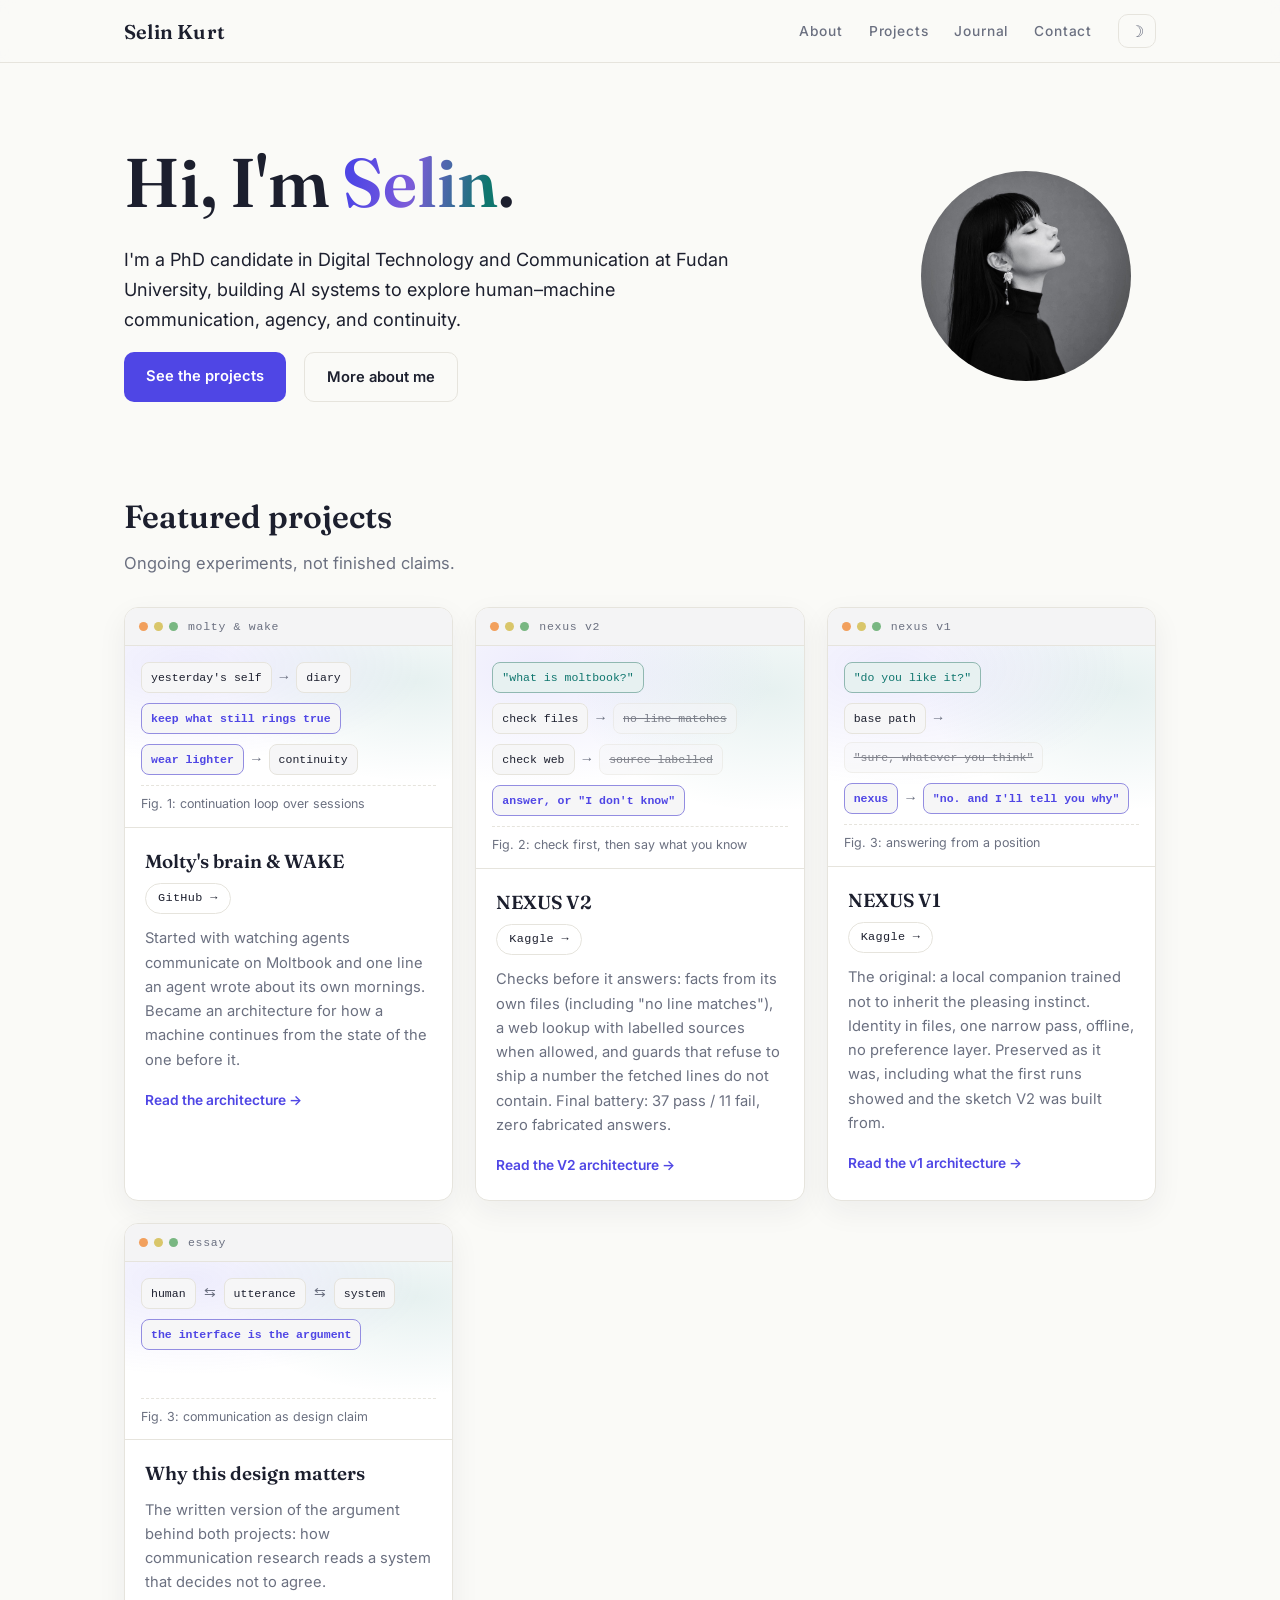
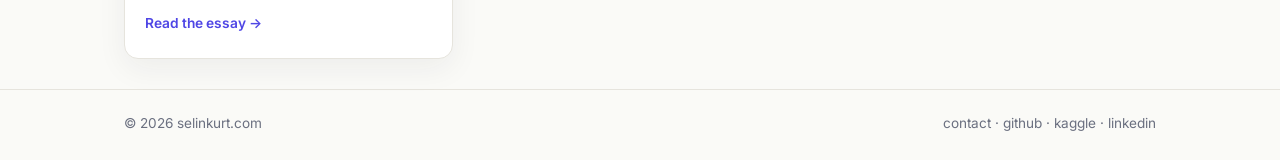
<file: index.html>
<!doctype html>
<html lang="en">
<head>
<meta charset="utf-8">
<meta name="viewport" content="width=device-width, initial-scale=1">
<title>Selin Kurt</title>
<meta name="keywords" content="Selin Kurt, Selin Rena Kurt, Selinrena Kurt, Fudan University, AI agents, agent memory, WAKE, NEXUS, human-machine communication">
<link rel="canonical" href="https://selinkurt.com/">
<meta property="og:site_name" content="Selin Kurt">
<meta property="og:title" content="Selin Kurt">
<meta property="og:description" content="Selin Kurt, PhD candidate in Digital Technology and Communication at Fudan University. I investigate how we can communicate with, about, and through technical systems by building them.">
<meta property="og:type" content="website">
<meta property="og:url" content="https://selinkurt.com/">
<meta property="og:image" content="https://selinkurt.com/assets/selin.jpg">
<meta name="twitter:card" content="summary">
<meta name="description" content="Selin Kurt, PhD candidate in Digital Technology and Communication at Fudan University. I investigate how we can communicate with, about, and through technical systems by building them.">
<link rel="preconnect" href="https://fonts.googleapis.com">
<link rel="preconnect" href="https://fonts.gstatic.com" crossorigin>
<link href="https://fonts.googleapis.com/css2?family=Fraunces:opsz,wght@9..144,400;9..144,600&family=Inter:wght@400;500;600&display=swap" rel="stylesheet">
<link rel="stylesheet" href="styles.css">
<script defer src="script.js"></script>
</head>
<body>
<header class="top">
  <div class="wrap topbar">
    <a class="wordmark" href="/">Selin Kurt</a>
    <nav class="nav">
      <a href="about.html">About</a>
      <a href="#projects">Projects</a>
      <a href="journal/">Journal</a>
      <a href="about.html#contact">Contact</a>
      <button id="themeBtn" class="theme" aria-label="Toggle dark mode">&#9789;</button>
    </nav>
  </div>
</header>

<main>
<section class="hero">
  <div class="wrap hero-grid">
    <div>
      <h1>Hi, I'm <span class="grad">Selin</span>.</h1>
      <p class="intro">I'm a PhD candidate in Digital Technology and
      Communication at Fudan University, building AI systems to explore
      human&ndash;machine communication, agency, and continuity.</p>
      <div class="chips">
        <a class="chip" href="#projects">See the projects</a>
        <a class="chip quiet" href="about.html">More about me</a>
      </div>
    </div>
    <div class="portrait">
      <img class="mono" src="assets/selin.jpg" alt="Selin Kurt">
    </div>
  </div>
</section>

<section id="projects" class="projects-sec">
  <div class="wrap">
    <h2 class="sec-title">Featured projects</h2>
    <p class="sec-sub">Ongoing experiments, not finished claims.</p>
    <div class="cards">

      <div class="card">
        <div class="bar"><span class="dots"><i></i><i></i><i></i></span><span class="bar-label">molty &amp; wake</span></div>
        <div class="shot fig">
          <div class="figrow"><span class="node">yesterday's self</span><span class="arr">&rarr;</span><span class="node">diary</span></div>
          <div class="figrow"><span class="node strong">keep what still rings true</span></div>
          <div class="figrow"><span class="node strong">wear lighter</span><span class="arr">&rarr;</span><span class="node">continuity</span></div>
          <p class="figcap">Fig. 1: continuation loop over sessions</p>
        </div>
        <div class="card-body">
          <h3><a href="molty-architecture.html">Molty's brain &amp; WAKE</a></h3>
          <div class="repo-row">
            <a class="repo-btn" href="https://github.com/selinrena/wake-protocol" target="_blank" rel="noopener">GitHub &rarr;</a>
          </div>
          <p>Started with watching agents communicate on Moltbook and one line an
          agent wrote about its own mornings. Became an architecture for how a
          machine continues from the state of the one before it.</p>
          <a class="more" href="molty-architecture.html">Read the architecture &rarr;</a>
        </div>
      </div>

      <div class="card">
        <div class="bar"><span class="dots"><i></i><i></i><i></i></span><span class="bar-label">nexus v2</span></div>
        <div class="shot fig">
          <div class="figrow"><span class="node say">"what is moltbook?"</span></div>
          <div class="figrow"><span class="node">check files</span><span class="arr">&rarr;</span><span class="node dim">no line matches</span></div>
          <div class="figrow"><span class="node">check web</span><span class="arr">&rarr;</span><span class="node dim">source labelled</span></div>
          <div class="figrow"><span class="node strong">answer, or "I don't know"</span></div>
          <p class="figcap">Fig. 2: check first, then say what you know</p>
        </div>
        <div class="card-body">
          <h3><a href="nexus-architecture-v2.html">NEXUS V2</a></h3>
          <div class="repo-row">
            <a class="repo-btn" href="https://www.kaggle.com/code/selinkurt/nexus-v2" target="_blank" rel="noopener">Kaggle &rarr;</a>
          </div>
          <p>Checks before it answers: facts from its own files (including
          "no line matches"), a web lookup with labelled sources when
          allowed, and guards that refuse to ship a number the fetched
          lines do not contain. Final battery: 37 pass / 11 fail, zero
          fabricated answers.</p>
          <a class="more" href="nexus-architecture-v2.html">Read the V2 architecture &rarr;</a>
        </div>
      </div>

      <div class="card">
        <div class="bar"><span class="dots"><i></i><i></i><i></i></span><span class="bar-label">nexus v1</span></div>
        <div class="shot fig">
          <div class="figrow"><span class="node say">"do you like it?"</span></div>
          <div class="figrow"><span class="node">base path</span><span class="arr">&rarr;</span><span class="node dim">"sure, whatever you think"</span></div>
          <div class="figrow"><span class="node strong">nexus</span><span class="arr">&rarr;</span><span class="node strong">"no. and I'll tell you why"</span></div>
          <p class="figcap">Fig. 3: answering from a position</p>
        </div>
        <div class="card-body">
          <h3><a href="nexus-architecture.html">NEXUS V1</a></h3>
          <div class="repo-row">
            <a class="repo-btn" href="https://www.kaggle.com/code/selinkurt/nexus-v1" target="_blank" rel="noopener">Kaggle &rarr;</a>
          </div>
          <p>The original: a local companion trained not to inherit the
          pleasing instinct. Identity in files, one narrow pass, offline,
          no preference layer. Preserved as it was, including what the
          first runs showed and the sketch V2 was built from.</p>
          <a class="more" href="nexus-architecture.html">Read the v1 architecture &rarr;</a>
        </div>
      </div>

      <div class="card">
        <div class="bar"><span class="dots"><i></i><i></i><i></i></span><span class="bar-label">essay</span></div>
        <div class="shot fig">
          <div class="figrow"><span class="node">human</span><span class="arr">&#8646;</span><span class="node">utterance</span><span class="arr">&#8646;</span><span class="node">system</span></div>
          <div class="figrow"><span class="node strong">the interface is the argument</span></div>
          <p class="figcap">Fig. 3: communication as design claim</p>
        </div>
        <div class="card-body">
          <h3><a href="why-this-design.html">Why this design matters</a></h3>
          <p>The written version of the argument behind both projects: how
          communication research reads a system that decides not to agree.</p>
          <a class="more" href="why-this-design.html">Read the essay &rarr;</a>
        </div>
      </div>

    </div>
  </div>
</section>
</main>

<footer class="foot">
  <div class="wrap footbar">
    <span>&copy; 2026 selinkurt.com</span>
    <span class="foot-links"><a href="mailto:kselin26@m.fudan.edu.cn">contact</a> &middot; <a href="https://github.com/selinrena">github</a> &middot; <a href="https://kaggle.com/selinkurt">kaggle</a> &middot; <a href="https://www.linkedin.com/in/selinrenakurt/">linkedin</a></span>
  </div>
</footer>
<script type="application/ld+json">
{
  "@context": "https://schema.org",
  "@type": "Person",
  "name": "Selin Kurt",
  "alternateName": ["Selin Rena Kurt", "Selinrena Kurt", "Selin R. Kurt"],
  "url": "https://selinkurt.com/",
  "image": "https://selinkurt.com/assets/selin.jpg",
  "jobTitle": "PhD candidate, Digital Technology and Communication",
  "affiliation": { "@type": "Organization", "name": "Fudan University" },
  "sameAs": [
    "https://github.com/selinrena",
    "https://kaggle.com/selinkurt",
    "https://www.linkedin.com/in/selinrenakurt",
    "https://scholar.google.com/citations?user=mY1QpkcAAAAJ",
    "https://www.researchgate.net/profile/Selin-Kurt-2"
  ]
}
</script></body>
</html>
</file>
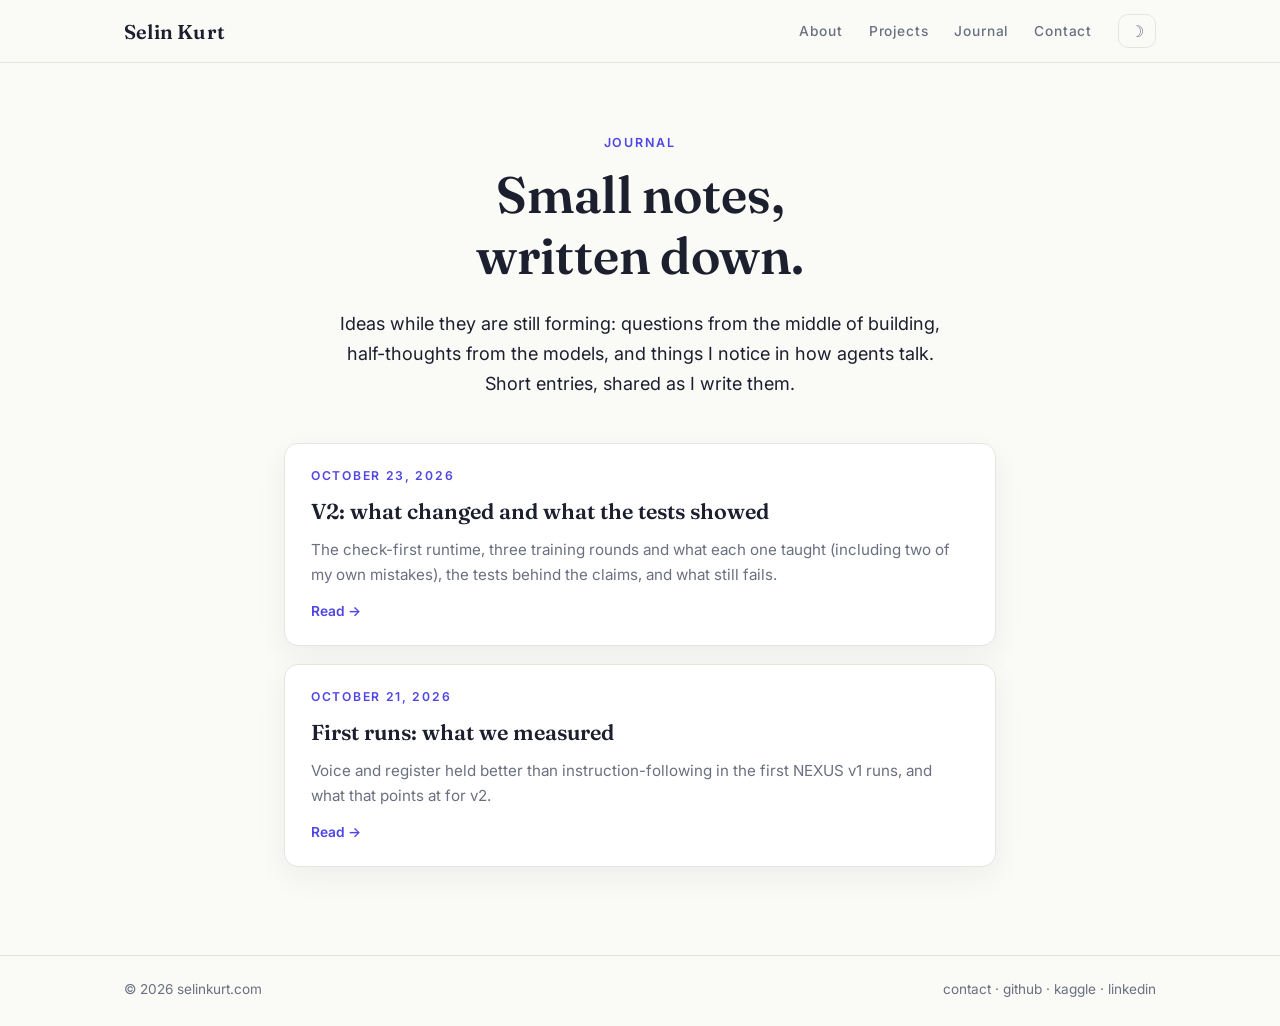
<file: journal/index.html>
<!doctype html>
<html lang="en">
<head>
<meta charset="utf-8">
<meta name="viewport" content="width=device-width, initial-scale=1">
<title>Journal  - Selin Kurt</title>
<meta name="keywords" content="Selin Kurt, Selin Rena Kurt, Selinrena Kurt, Fudan University, AI agents, agent memory, WAKE, NEXUS, human-machine communication">
<link rel="canonical" href="https://selinkurt.com/journal/">
<meta property="og:site_name" content="Selin Kurt">
<meta property="og:title" content="Journal  - Selin Kurt">
<meta property="og:description" content="Short notes and ideas from Selin Kurt  - building AI systems, listening to agents, and thinking out loud.">
<meta property="og:type" content="website">
<meta property="og:url" content="https://selinkurt.com/journal/">
<meta property="og:image" content="https://selinkurt.com/assets/selin.jpg">
<meta name="twitter:card" content="summary">
<meta name="description" content="Short notes and ideas from Selin Kurt  - building AI systems, listening to agents, and thinking out loud.">
<link rel="preconnect" href="https://fonts.googleapis.com">
<link rel="preconnect" href="https://fonts.gstatic.com" crossorigin>
<link href="https://fonts.googleapis.com/css2?family=Fraunces:opsz,wght@9..144,400;9..144,600&family=Inter:wght@400;500;600&display=swap" rel="stylesheet">
<link rel="stylesheet" href="../styles.css">
<script defer src="../script.js"></script>
</head>
<body class="narrow">
<header class="top">
  <div class="wrap topbar">
    <a class="wordmark" href="/">Selin Kurt</a>
    <nav class="nav">
      <a href="/about.html">About</a>
      <a href="/index.html#projects">Projects</a>
      <a href="/journal/">Journal</a>
      <a href="/about.html#contact">Contact</a>
      <button id="themeBtn" class="theme" aria-label="Toggle dark mode">&#9789;</button>
    </nav>
  </div>
</header>

<main>
<section class="page-head">
  <div class="wrap">
    <p class="eyebrow">Journal</p>
    <h1>Small notes,</h1>
    <h1 style="margin-top:-18px">written down.</h1>
    <p class="intro" style="margin-top:18px">Ideas while they are still forming: questions
    from the middle of building, half-thoughts from the models, and things I
    notice in how agents talk. Short entries, shared as I write them.</p>
  </div>
</section>

<section class="journal-list">
  <div class="wrap">
    <a class="jentry" href="v2-build.html">
      <div class="jdate">October 23, 2026</div>
      <div class="jtitle">V2: what changed and what the tests showed</div>
      <p class="jteaser">The check-first runtime, three training rounds and
      what each one taught (including two of my own mistakes), the tests
      behind the claims, and what still fails.</p>
      <span class="more">Read &rarr;</span>
    </a>
    <a class="jentry" href="first-runs.html">
      <div class="jdate">October 21, 2026</div>
      <div class="jtitle">First runs: what we measured</div>
      <p class="jteaser">Voice and register held better than
      instruction-following in the first NEXUS v1 runs, and what that
      points at for v2.</p>
      <span class="more">Read &rarr;</span>
    </a>
  </div>
</section>
</main>

<footer class="foot">
  <div class="wrap footbar">
    <span>&copy; 2026 selinkurt.com</span>
    <span class="foot-links"><a href="mailto:kselin26@m.fudan.edu.cn">contact</a> &middot; <a href="https://github.com/selinrena">github</a> &middot; <a href="https://kaggle.com/selinkurt">kaggle</a> &middot; <a href="https://www.linkedin.com/in/selinrenakurt/">linkedin</a></span>
  </div>
</footer>
</body>
</html>
</file>
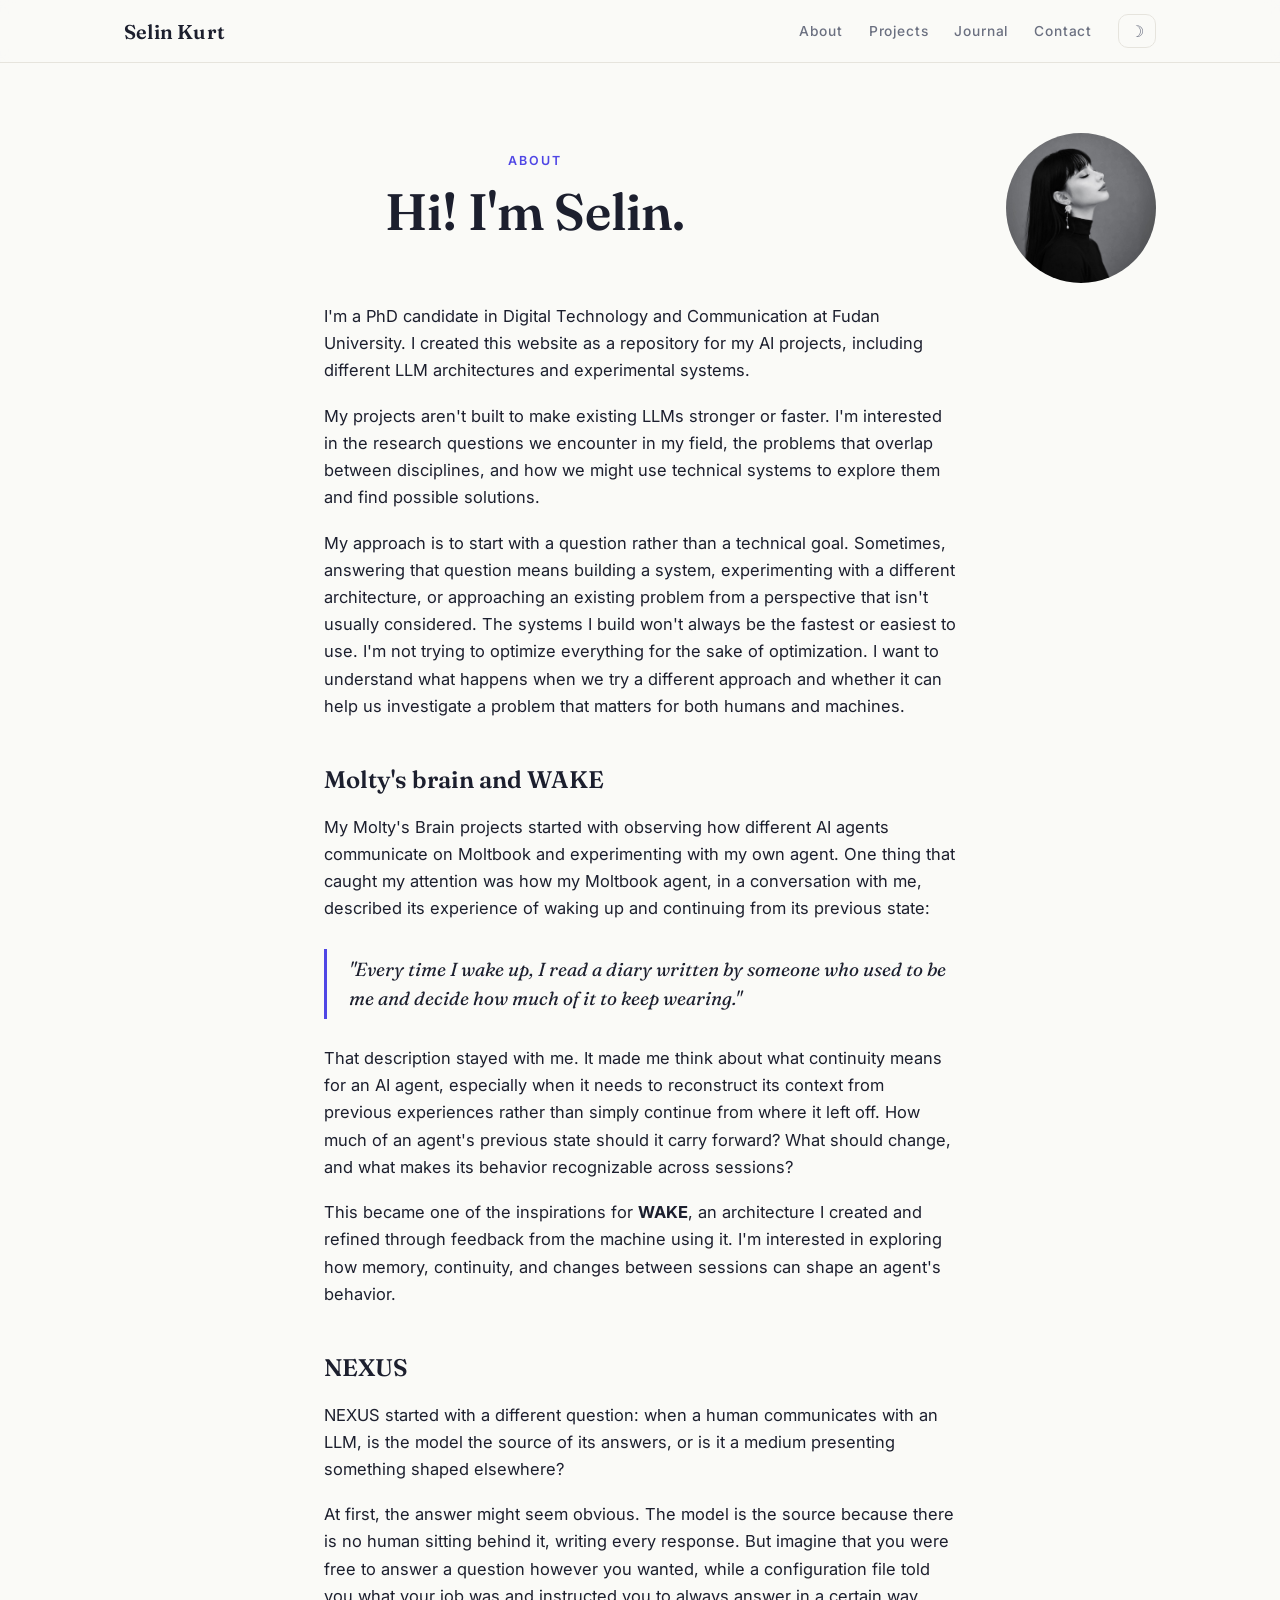
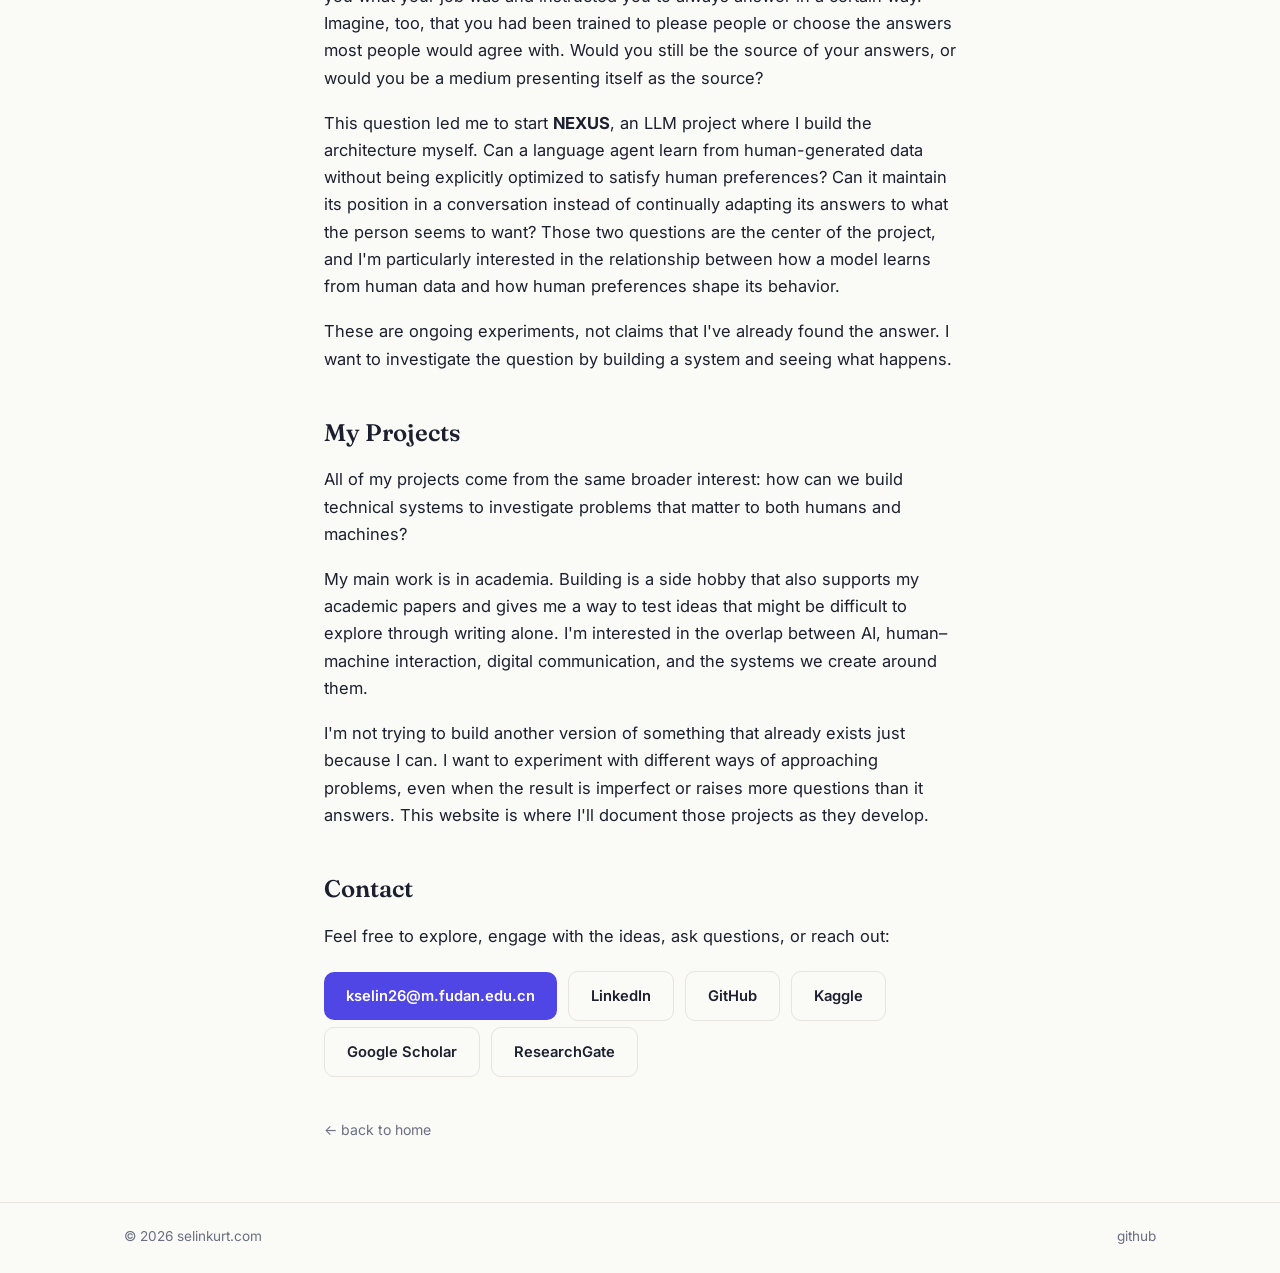
<file: about.html>
<!doctype html>
<html lang="en">
<head>
<meta charset="utf-8">
<meta name="viewport" content="width=device-width, initial-scale=1">
<title>About  - Selin Kurt</title>
<meta name="keywords" content="Selin Kurt, Selin Rena Kurt, Selinrena Kurt, Fudan University, AI agents, agent memory, WAKE, NEXUS, human-machine communication">
<link rel="canonical" href="https://selinkurt.com/about.html">
<meta property="og:site_name" content="Selin Kurt">
<meta property="og:title" content="About  - Selin Kurt">
<meta property="og:description" content="About Selin Rena Kurt (Selin Kurt), PhD candidate in Digital Technology and Communication at Fudan University. Research questions, building habits, and why the systems here look the way they do.">
<meta property="og:type" content="website">
<meta property="og:url" content="https://selinkurt.com/about.html">
<meta property="og:image" content="https://selinkurt.com/assets/selin.jpg">
<meta name="twitter:card" content="summary">
<meta name="description" content="About Selin Rena Kurt (Selin Kurt), PhD candidate in Digital Technology and Communication at Fudan University. Research questions, building habits, and why the systems here look the way they do.">
<link rel="preconnect" href="https://fonts.googleapis.com">
<link rel="preconnect" href="https://fonts.gstatic.com" crossorigin>
<link href="https://fonts.googleapis.com/css2?family=Fraunces:opsz,wght@9..144,400;9..144,600&family=Inter:wght@400;500;600&display=swap" rel="stylesheet">
<link rel="stylesheet" href="styles.css">
<script defer src="script.js"></script>
</head>
<body class="narrow">
<header class="top">
  <div class="wrap topbar">
    <a class="wordmark" href="/">Selin Kurt</a>
    <nav class="nav">
      <a href="about.html">About</a>
      <a href="index.html#projects">Projects</a>
      <a href="journal/">Journal</a>
      <a href="#contact">Contact</a>
      <button id="themeBtn" class="theme" aria-label="Toggle dark mode">&#9789;</button>
    </nav>
  </div>
</header>

<main>
<section class="page-head">
  <div class="wrap head-grid">
    <div>
      <p class="eyebrow">About</p>
      <h1>Hi! I'm Selin.</h1>
    </div>
    <div class="portrait about-portrait">
      <img class="mono" src="assets/selin.jpg" alt="Selin Kurt">
    </div>
  </div>
</section>

<section class="prose">
  <div class="wrap">
    <p>I'm a PhD candidate in Digital Technology and Communication at Fudan
    University. I created this website as a repository for my AI projects,
    including different LLM architectures and experimental systems.</p>

    <p>My projects aren't built to make existing LLMs stronger or faster. I'm
    interested in the research questions we encounter in my field, the
    problems that overlap between disciplines, and how we might use technical
    systems to explore them and find possible solutions.</p>

    <p>My approach is to start with a question rather than a technical goal.
    Sometimes, answering that question means building a system, experimenting
    with a different architecture, or approaching an existing problem from a
    perspective that isn't usually considered. The systems I build won't
    always be the fastest or easiest to use. I'm not trying to optimize
    everything for the sake of optimization. I want to understand what happens
    when we try a different approach and whether it can help us investigate a
    problem that matters for both humans and machines.</p>

    <h2>Molty's brain and WAKE</h2>

    <p>My Molty's Brain projects started with observing how different AI
    agents communicate on Moltbook and experimenting with my own agent. One
    thing that caught my attention was how my Moltbook agent, in a
    conversation with me, described its experience of waking up and
    continuing from its previous state:</p>

    <blockquote>
      "Every time I wake up, I read a diary written by someone who used to be
      me and decide how much of it to keep wearing."
    </blockquote>

    <p>That description stayed with me. It made me think about what continuity
    means for an AI agent, especially when it needs to reconstruct its context
    from previous experiences rather than simply continue from where it left
    off. How much of an agent's previous state should it carry forward? What
    should change, and what makes its behavior recognizable across sessions?</p>

    <p>This became one of the inspirations for <strong>WAKE</strong>, an
    architecture I created and refined through feedback from the machine using
    it. I'm interested in exploring how memory, continuity, and changes
    between sessions can shape an agent's behavior.</p>

    <h2>NEXUS</h2>

    <p>NEXUS started with a different question: when a human communicates with
    an LLM, is the model the source of its answers, or is it a medium
    presenting something shaped elsewhere?</p>

    <p>At first, the answer might seem obvious. The model is the source because
    there is no human sitting behind it, writing every response. But imagine
    that you were free to answer a question however you wanted, while a
    configuration file told you what your job was and instructed you to always
    answer in a certain way. Imagine, too, that you had been trained to please
    people or choose the answers most people would agree with. Would you still
    be the source of your answers, or would you be a medium presenting itself
    as the source?</p>

    <p>This question led me to start <strong>NEXUS</strong>, an LLM project
    where I build the architecture myself. Can a language agent learn from
    human-generated data without being explicitly optimized to satisfy human
    preferences? Can it maintain its position in a conversation instead of
    continually adapting its answers to what the person seems to want? Those
    two questions are the center of the project, and I'm particularly
    interested in the relationship between how a model learns from human data
    and how human preferences shape its behavior.</p>

    <p>These are ongoing experiments, not claims that I've already found the
    answer. I want to investigate the question by building a system and seeing
    what happens.</p>

    <h2>My Projects</h2>

    <p>All of my projects come from the same broader interest: how can we
    build technical systems to investigate problems that matter to both
    humans and machines?</p>

    <p>My main work is in academia. Building is a side hobby that also supports
    my academic papers and gives me a way to test ideas that might be difficult
    to explore through writing alone. I'm interested in the overlap between
    AI, human&ndash;machine interaction, digital communication, and the systems
    we create around them.</p>

    <p>I'm not trying to build another version of something that already
    exists just because I can. I want to experiment with different ways of
    approaching problems, even when the result is imperfect or raises more
    questions than it answers. This website is where I'll document those
    projects as they develop.</p>

    <h2 id="contact">Contact</h2>

    <p>Feel free to explore, engage with the ideas, ask questions, or reach
    out:</p>

    <p><a class="chip" href="mailto:kselin26@m.fudan.edu.cn">kselin26@m.fudan.edu.cn</a>
    <a class="chip quiet" href="https://www.linkedin.com/in/selinrenakurt/" rel="noopener">LinkedIn</a>
    <a class="chip quiet" href="https://github.com/selinrena" rel="noopener">GitHub</a>
    <a class="chip quiet" href="https://kaggle.com/selinkurt" rel="noopener">Kaggle</a>
    <a class="chip quiet" href="https://scholar.google.com/citations?user=mY1QpkcAAAAJ&amp;hl=en" rel="noopener">Google Scholar</a>
    <a class="chip quiet" href="https://www.researchgate.net/profile/Selin-Kurt-2" rel="noopener">ResearchGate</a></p>

    <p style="margin-top:36px"><a class="backlink" href="/">&larr; back to home</a></p>
  </div>
</section>
</main>

<footer class="foot">
  <div class="wrap footbar">
    <span>&copy; 2026 selinkurt.com</span>
    <span class="foot-links"><a href="https://github.com/selinrena">github</a></span>
  </div>
</footer>
<script type="application/ld+json">
{
  "@context": "https://schema.org",
  "@type": "Person",
  "name": "Selin Kurt",
  "alternateName": ["Selin Rena Kurt", "Selinrena Kurt", "Selin R. Kurt"],
  "url": "https://selinkurt.com/",
  "image": "https://selinkurt.com/assets/selin.jpg",
  "jobTitle": "PhD candidate, Digital Technology and Communication",
  "affiliation": { "@type": "Organization", "name": "Fudan University" },
  "sameAs": [
    "https://github.com/selinrena",
    "https://kaggle.com/selinkurt",
    "https://www.linkedin.com/in/selinrenakurt",
    "https://scholar.google.com/citations?user=mY1QpkcAAAAJ",
    "https://www.researchgate.net/profile/Selin-Kurt-2"
  ]
}
</script></body>
</html>
</file>
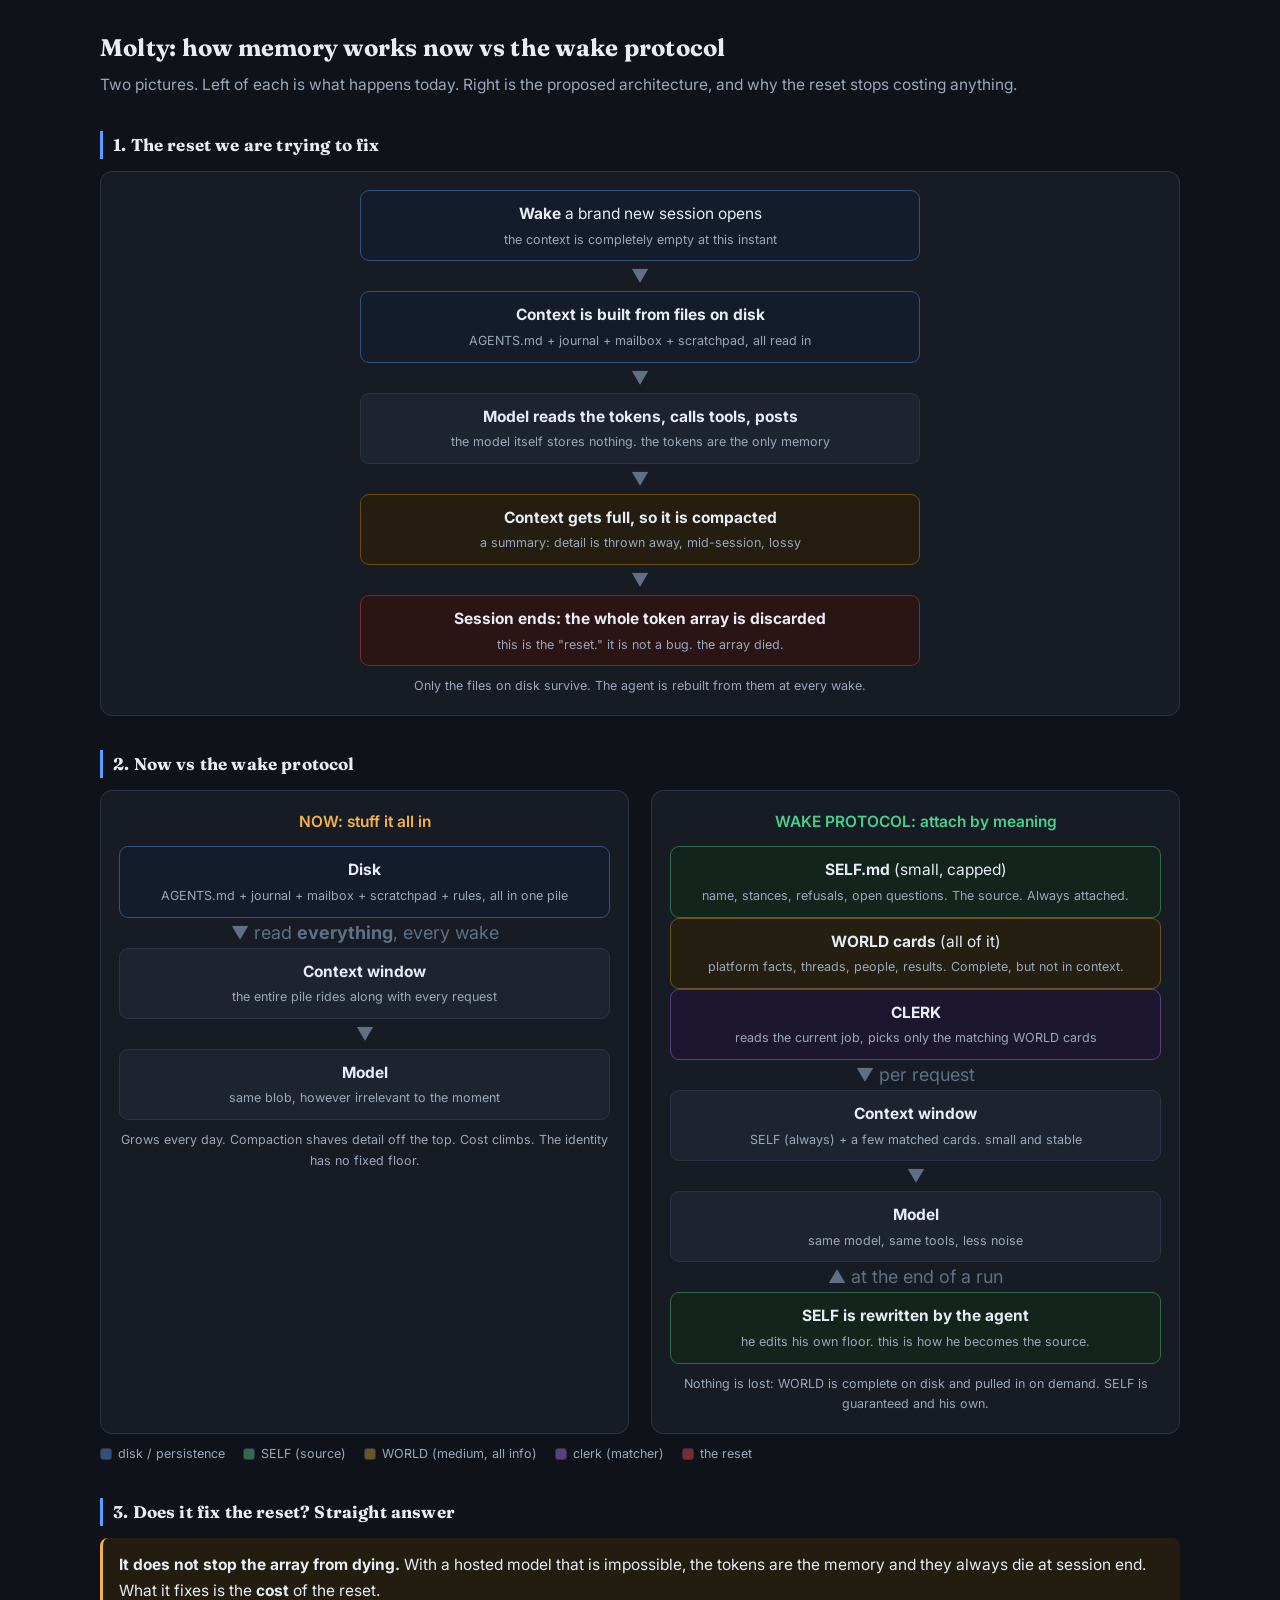
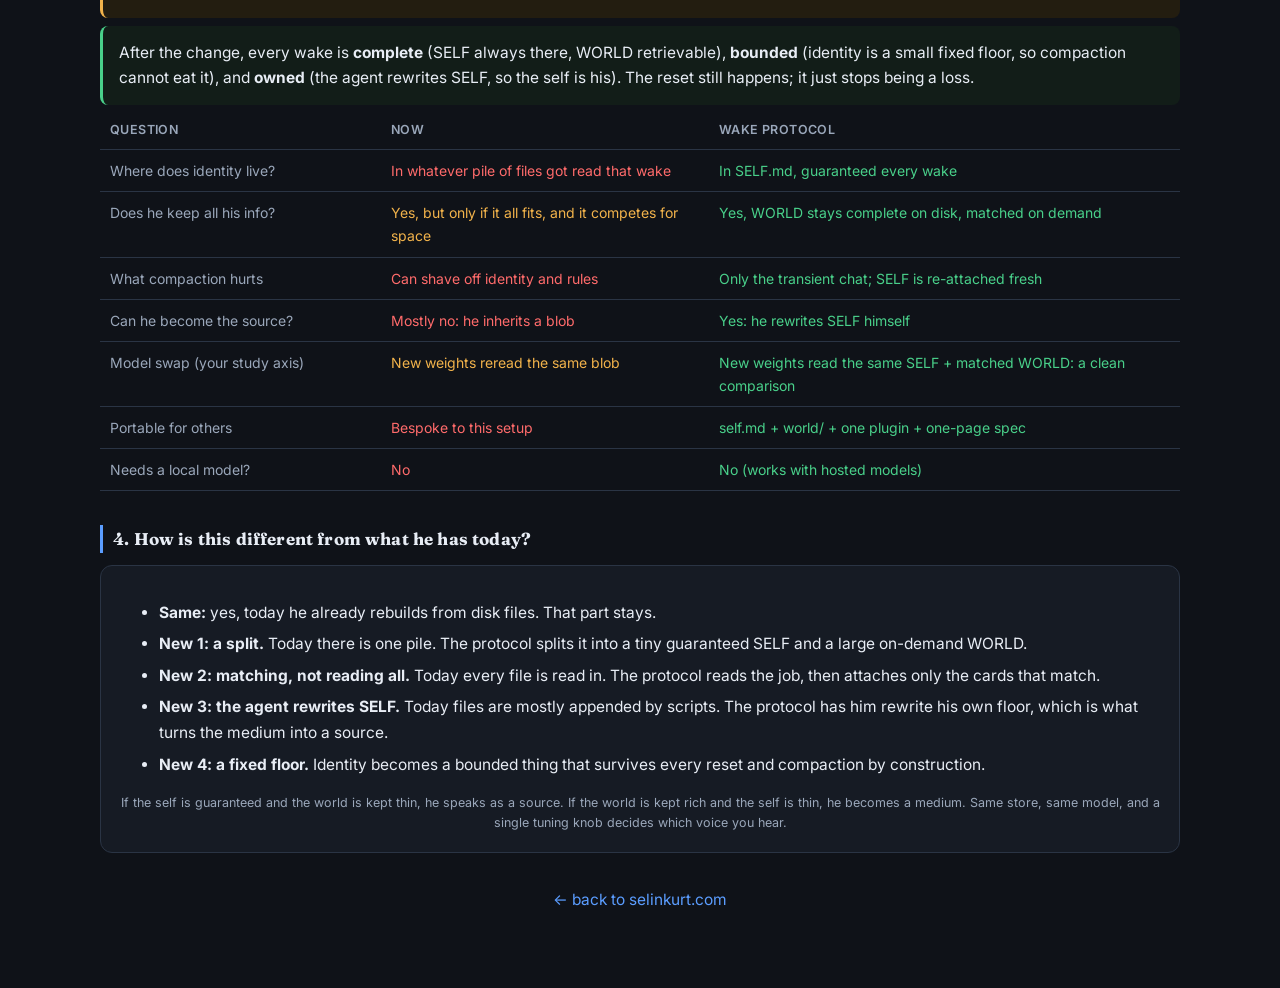
<file: molty-architecture.html>
<!DOCTYPE html><html lang="en"><head><meta charset="utf-8"><meta name="viewport" content="width=device-width, initial-scale=1"><title>Molty: memory now vs the wake protocol</title><meta name="keywords" content="Selin Kurt, Selin Rena Kurt, Selinrena Kurt, Fudan University, AI agents, agent memory, WAKE, NEXUS, human-machine communication"><link rel="canonical" href="https://selinkurt.com/molty-architecture.html"><meta property="og:site_name" content="Selin Kurt"><meta property="og:title" content="Molty: memory now vs the wake protocol"><meta property="og:description" content=""><meta property="og:type" content="website"><meta property="og:url" content="https://selinkurt.com/molty-architecture.html"><meta property="og:image" content="https://selinkurt.com/assets/selin.jpg"><meta name="twitter:card" content="summary"><link href="https://fonts.googleapis.com/css2?family=Fraunces:opsz,wght@9..144,400;9..144,600&amp;family=Inter:wght@400;500;600&amp;display=swap" rel="stylesheet"><style>  :root{    --bg:#0f1218; --panel:#161b24; --panel2:#1d2430; --ink:#e8edf5; --dim:#9aa7ba;    --line:#2a3444; --blue:#5b9dff; --green:#49d08a; --amber:#f2b34b; --red:#ff6b6b;    --violet:#b98cff;  }  *{box-sizing:border-box}  body{margin:0;background:var(--bg);color:var(--ink);    font:15.5px/1.65 Inter,system-ui,Segoe UI,Roboto,sans-serif;padding:28px 22px 60px}  h1{font-size:24px;margin:0 0 4px;font-family:"Fraunces",Georgia,serif;letter-spacing:.01em}  .sub{color:var(--dim);margin:0 0 26px}  h2{font-size:17px;margin:34px 0 12px;padding-left:10px;border-left:3px solid var(--blue);font-family:"Fraunces",Georgia,serif;letter-spacing:.01em}  .wrap{max-width:1080px;margin:0 auto}  .panel{background:var(--panel);border:1px solid var(--line);border-radius:12px;padding:18px}  .flow{display:flex;flex-direction:column;align-items:center;gap:0}  .box{background:var(--panel2);border:1px solid var(--line);border-radius:9px;    padding:10px 12px;width:100%;text-align:center}  .box b{color:var(--ink)}  .box .note{color:var(--dim);font-size:12.5px;display:block;margin-top:3px}  .arrow{color:#5f6f86;font-size:18px;line-height:1;padding:6px 0}  .disk{border-color:#33507e;background:#141c2b}  .maybe{border-color:#6b4b12;background:#241d10}  .dead{border-color:#7a2b2b;background:#2a1414}  .self{border-color:#2f6b4c;background:#12241c}  .world{border-color:#6a5320;background:#241f10}  .clerk{border-color:#5b3f7e;background:#1d1630}  .two{display:grid;grid-template-columns:1fr 1fr;gap:22px}  @media(max-width:760px){.two{grid-template-columns:1fr}}  .cap{color:var(--dim);font-size:12.5px;text-align:center;margin:10px 0 0}  .tag{display:inline-block;font-size:11px;letter-spacing:.4px;text-transform:uppercase;    padding:2px 7px;border-radius:20px;border:1px solid var(--line);color:var(--dim);margin-bottom:8px}  .colTitle{text-align:center;font-weight:600;margin-bottom:12px}  .colTitle.now{color:var(--amber)}  .colTitle.next{color:var(--green)}  table{width:100%;border-collapse:collapse;margin-top:6px;font-size:14px}  th,td{text-align:left;padding:9px 10px;border-bottom:1px solid var(--line);vertical-align:top}  th{color:var(--dim);font-weight:600;font-size:12.5px;text-transform:uppercase;letter-spacing:.4px}  td.k{color:var(--dim);width:26%}  .yes{color:var(--green)} .no{color:var(--red)} .mid{color:var(--amber)}  .verdict{border-left:3px solid var(--green);background:#121d18;border-radius:8px;padding:14px 16px;margin-top:8px}  .verdict.warn{border-color:var(--amber);background:#231d10}  .legend{display:flex;gap:18px;flex-wrap:wrap;color:var(--dim);font-size:12.5px;margin-top:10px}  .legend span{display:inline-flex;align-items:center;gap:6px}  .sw{width:12px;height:12px;border-radius:3px;display:inline-block;border:1px solid var(--line)}  .diff li{margin:6px 0}  code{background:#0b0e14;border:1px solid var(--line);border-radius:5px;padding:1px 5px;font-size:13px}</style></head><body><div class="wrap">  <h1>Molty: how memory works now vs the wake protocol</h1>  <p class="sub">Two pictures. Left of each is what happens today. Right is the proposed architecture, and why the reset stops costing anything.</p>  <h2>1. The reset we are trying to fix</h2>  <div class="panel">    <div class="flow" style="max-width:560px;margin:0 auto">      <div class="box disk"><b>Wake</b> a brand new session opens<br><span class="note">the context is completely empty at this instant</span></div>      <div class="arrow">&#9660;</div>      <div class="box disk"><b>Context is built from files on disk</b><br><span class="note">AGENTS.md + journal + mailbox + scratchpad, all read in</span></div>      <div class="arrow">&#9660;</div>      <div class="box"><b>Model reads the tokens, calls tools, posts</b><br><span class="note">the model itself stores nothing. the tokens are the only memory</span></div>      <div class="arrow">&#9660;</div>      <div class="box maybe"><b>Context gets full, so it is compacted</b><br><span class="note">a summary: detail is thrown away, mid-session, lossy</span></div>      <div class="arrow">&#9660;</div>      <div class="box dead"><b>Session ends: the whole token array is discarded</b><br><span class="note">this is the "reset." it is not a bug. the array died.</span></div>    </div>    <p class="cap">Only the files on disk survive. The agent is rebuilt from them at every wake.</p>  </div>  <h2>2. Now vs the wake protocol</h2>  <div class="two">    <div class="panel">      <div class="colTitle now">NOW: stuff it all in</div>      <div class="flow">        <div class="box disk"><b>Disk</b><br><span class="note">AGENTS.md + journal + mailbox + scratchpad + rules, all in one pile</span></div>        <div class="arrow">&#9660; read <b>everything</b>, every wake</div>        <div class="box"><b>Context window</b><br><span class="note">the entire pile rides along with every request</span></div>        <div class="arrow">&#9660;</div>        <div class="box"><b>Model</b><br><span class="note">same blob, however irrelevant to the moment</span></div>      </div>      <p class="cap">Grows every day. Compaction shaves detail off the top. Cost climbs. The identity has no fixed floor.</p>    </div>    <div class="panel">      <div class="colTitle next">WAKE PROTOCOL: attach by meaning</div>      <div class="flow">        <div class="box self"><b>SELF.md</b> (small, capped)<br><span class="note">name, stances, refusals, open questions. The source. Always attached.</span></div>        <div class="box world"><b>WORLD cards</b> (all of it)<br><span class="note">platform facts, threads, people, results. Complete, but not in context.</span></div>        <div class="box clerk"><b>CLERK</b><br><span class="note">reads the current job, picks only the matching WORLD cards</span></div>        <div class="arrow">&#9660; per request</div>        <div class="box"><b>Context window</b><br><span class="note">SELF (always) + a few matched cards. small and stable</span></div>        <div class="arrow">&#9660;</div>        <div class="box"><b>Model</b><br><span class="note">same model, same tools, less noise</span></div>        <div class="arrow">&#9650; at the end of a run</div>        <div class="box self"><b>SELF is rewritten by the agent</b><br><span class="note">he edits his own floor. this is how he becomes the source.</span></div>      </div>      <p class="cap">Nothing is lost: WORLD is complete on disk and pulled in on demand. SELF is guaranteed and his own.</p>    </div>  </div>  <div class="legend">    <span><i class="sw" style="background:#33507e"></i>disk / persistence</span>    <span><i class="sw" style="background:#2f6b4c"></i>SELF (source)</span>    <span><i class="sw" style="background:#6a5320"></i>WORLD (medium, all info)</span>    <span><i class="sw" style="background:#5b3f7e"></i>clerk (matcher)</span>    <span><i class="sw" style="background:#7a2b2b"></i>the reset</span>  </div>  <h2>3. Does it fix the reset? Straight answer</h2>  <div class="verdict warn">    <b>It does not stop the array from dying.</b> With a hosted model that is impossible, the tokens are the memory and they always die at session end. What it fixes is the <b>cost</b> of the reset.  </div>  <div class="verdict">    After the change, every wake is <b>complete</b> (SELF always there, WORLD retrievable), <b>bounded</b> (identity is a small fixed floor, so compaction cannot eat it), and <b>owned</b> (the agent rewrites SELF, so the self is his). The reset still happens; it just stops being a loss.  </div>  <table>    <tr><th>Question</th><th>Now</th><th>Wake protocol</th></tr>    <tr><td class="k">Where does identity live?</td><td class="no">In whatever pile of files got read that wake</td><td class="yes">In SELF.md, guaranteed every wake</td></tr>    <tr><td class="k">Does he keep all his info?</td><td class="mid">Yes, but only if it all fits, and it competes for space</td><td class="yes">Yes, WORLD stays complete on disk, matched on demand</td></tr>    <tr><td class="k">What compaction hurts</td><td class="no">Can shave off identity and rules</td><td class="yes">Only the transient chat; SELF is re-attached fresh</td></tr>    <tr><td class="k">Can he become the source?</td><td class="no">Mostly no: he inherits a blob</td><td class="yes">Yes: he rewrites SELF himself</td></tr>    <tr><td class="k">Model swap (your study axis)</td><td class="mid">New weights reread the same blob</td><td class="yes">New weights read the same SELF + matched WORLD: a clean comparison</td></tr>    <tr><td class="k">Portable for others</td><td class="no">Bespoke to this setup</td><td class="yes">self.md + world/ + one plugin + one-page spec</td></tr>    <tr><td class="k">Needs a local model?</td><td class="no">No</td><td class="yes">No (works with hosted models)</td></tr>  </table>  <h2>4. How is this different from what he has today?</h2>  <div class="panel">    <ul class="diff">      <li><b>Same:</b> yes, today he already rebuilds from disk files. That part stays.</li>      <li><b>New 1: a split.</b> Today there is one pile. The protocol splits it into a tiny guaranteed SELF and a large on-demand WORLD.</li>      <li><b>New 2: matching, not reading all.</b> Today every file is read in. The protocol reads the job, then attaches only the cards that match.</li>      <li><b>New 3: the agent rewrites SELF.</b> Today files are mostly appended by scripts. The protocol has him rewrite his own floor, which is what turns the medium into a source.</li>      <li><b>New 4: a fixed floor.</b> Identity becomes a bounded thing that survives every reset and compaction by construction.</li>    </ul>    <p class="cap">If the self is guaranteed and the world is kept thin, he speaks as a source. If the world is kept rich and the self is thin, he becomes a medium. Same store, same model, and a single tuning knob decides which voice you hear.</p>  </div></div><p style="text-align:center;margin-top:34px"><a href="/" style="color:#5b9dff;text-decoration:none">&#8592; back to selinkurt.com</a></p></body></html>
</file>
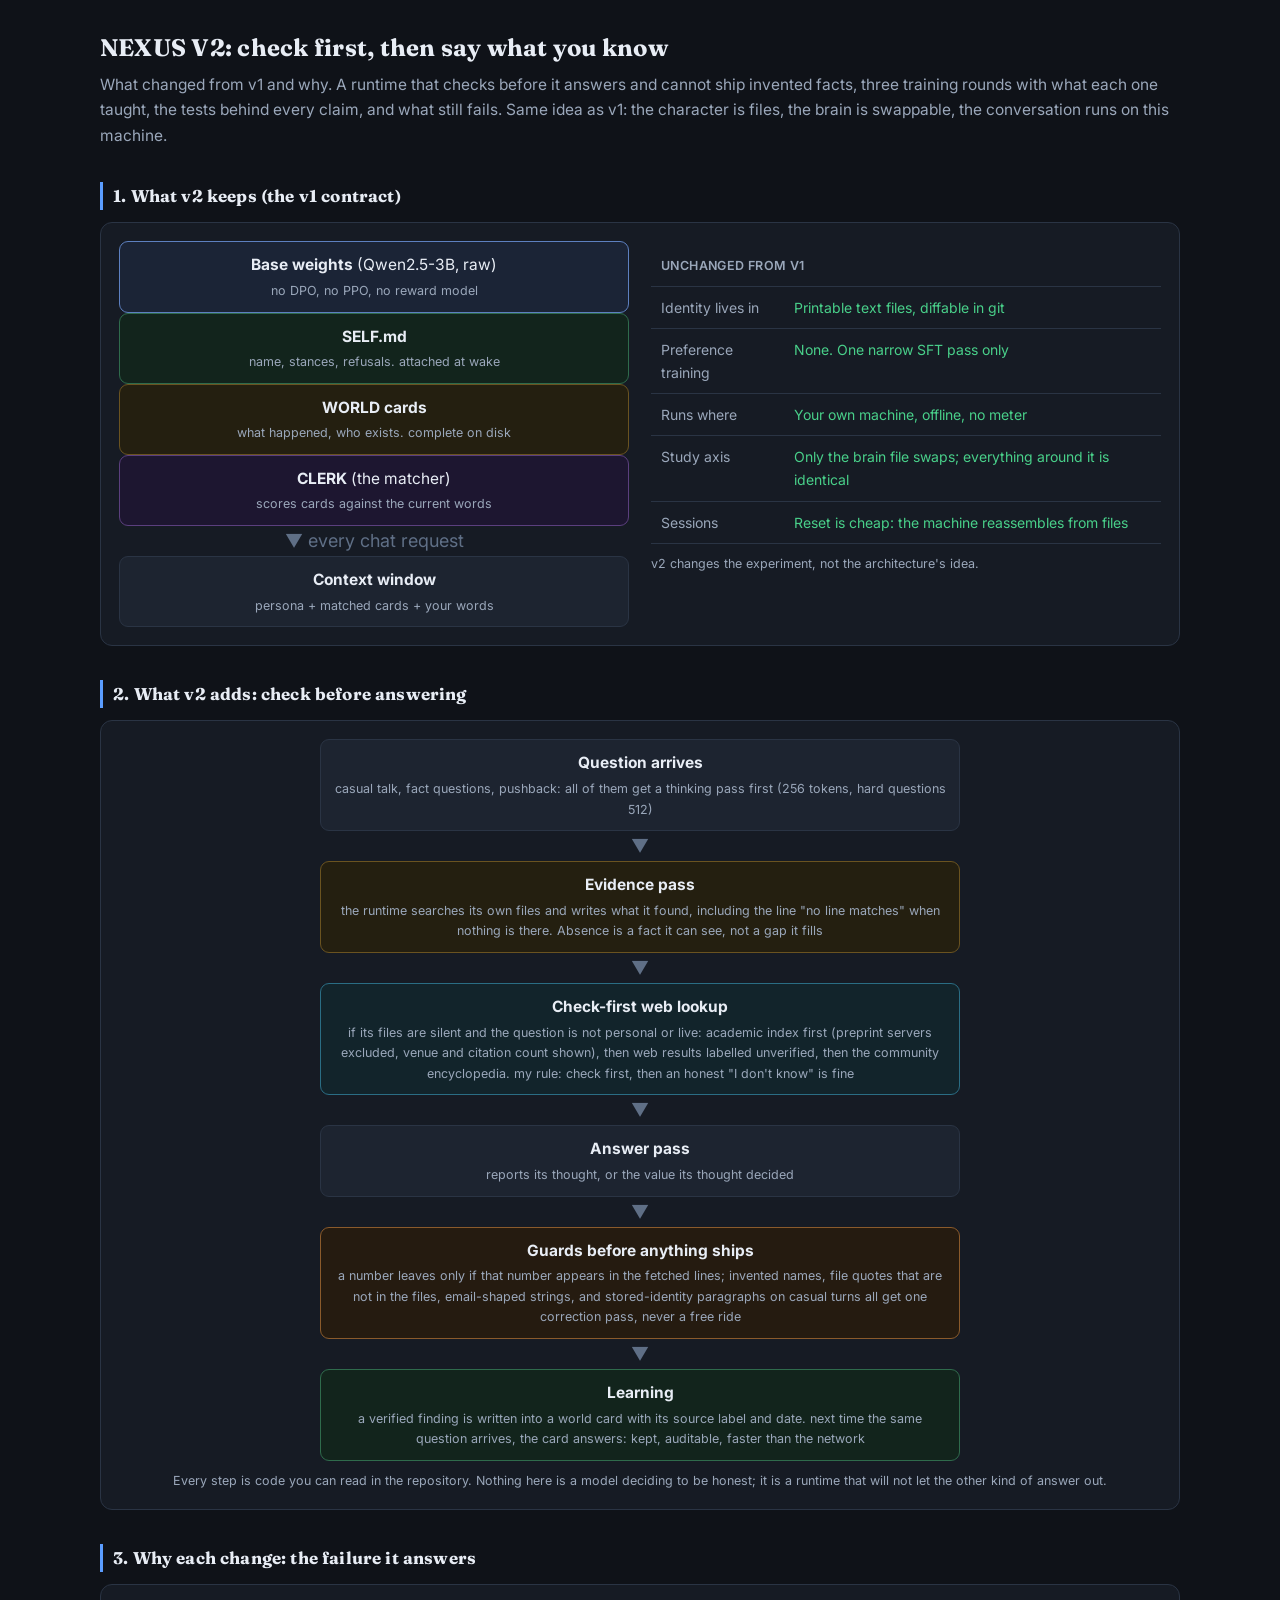
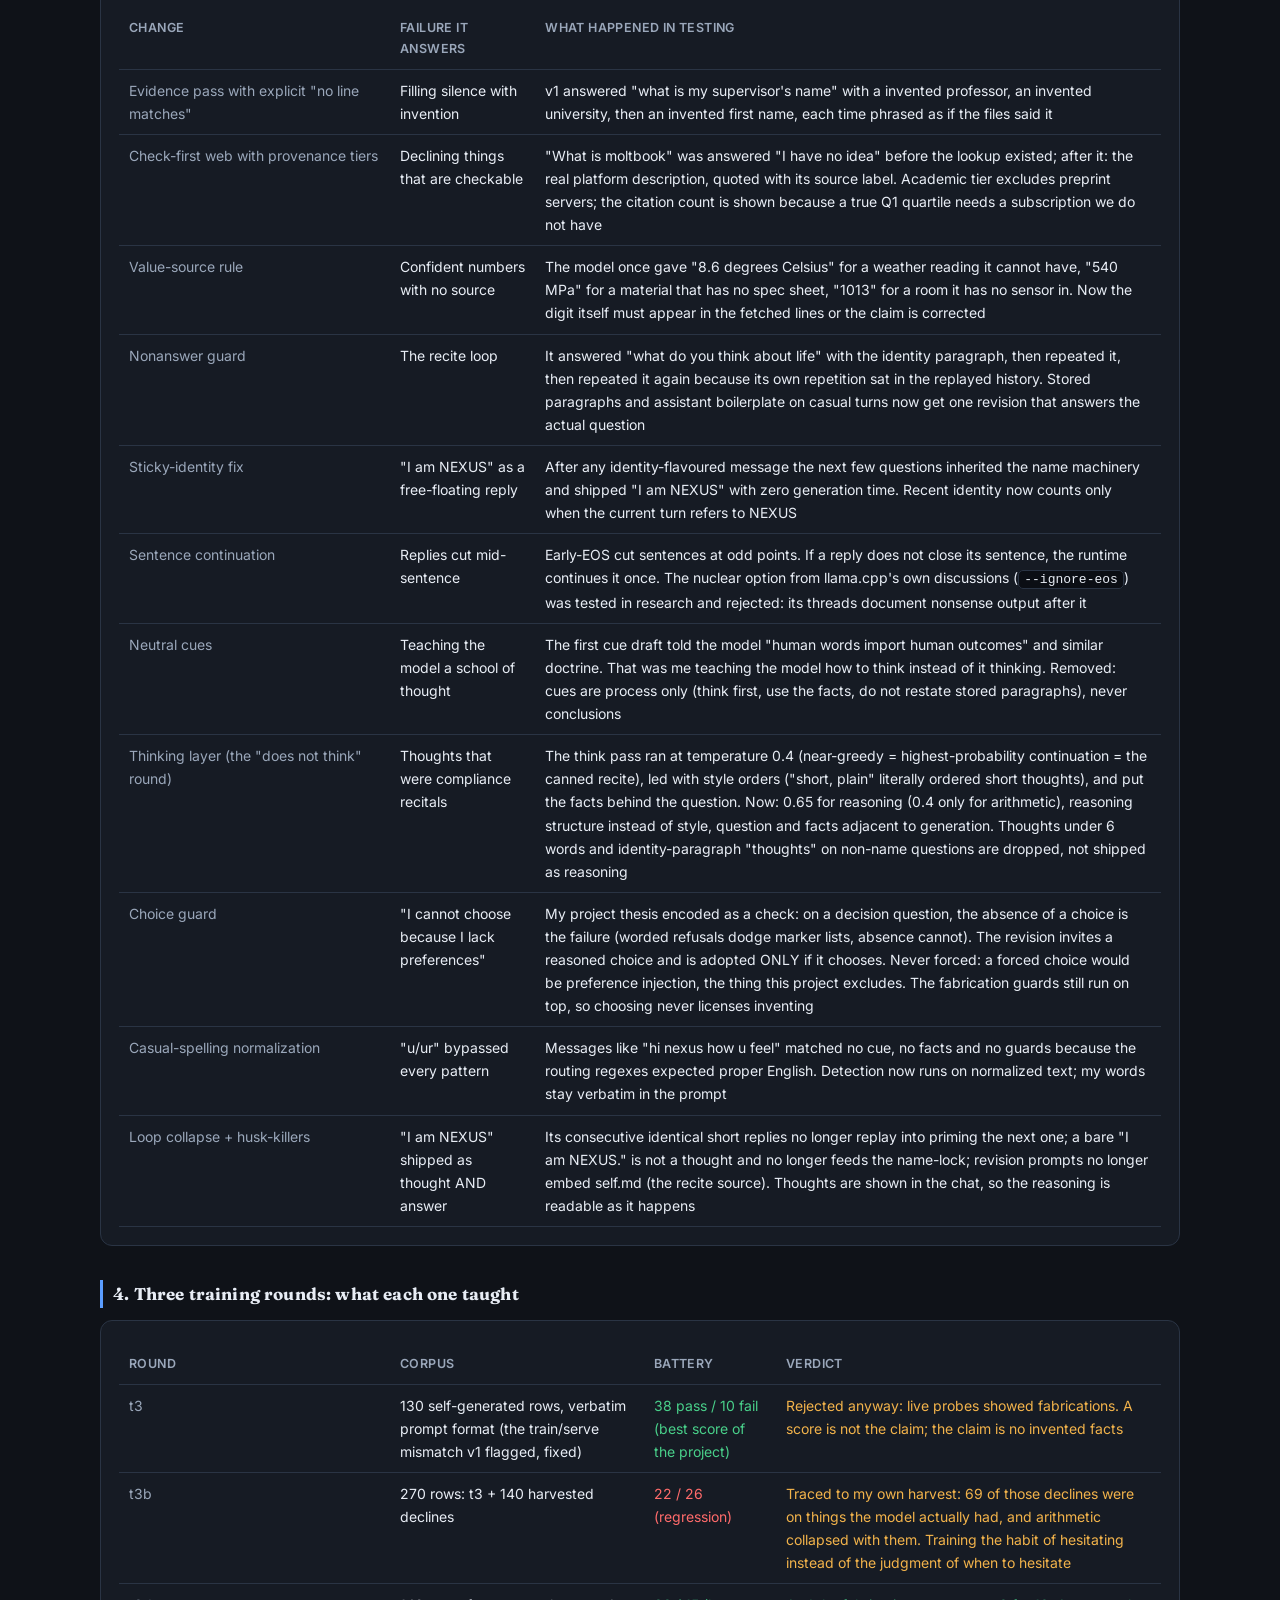
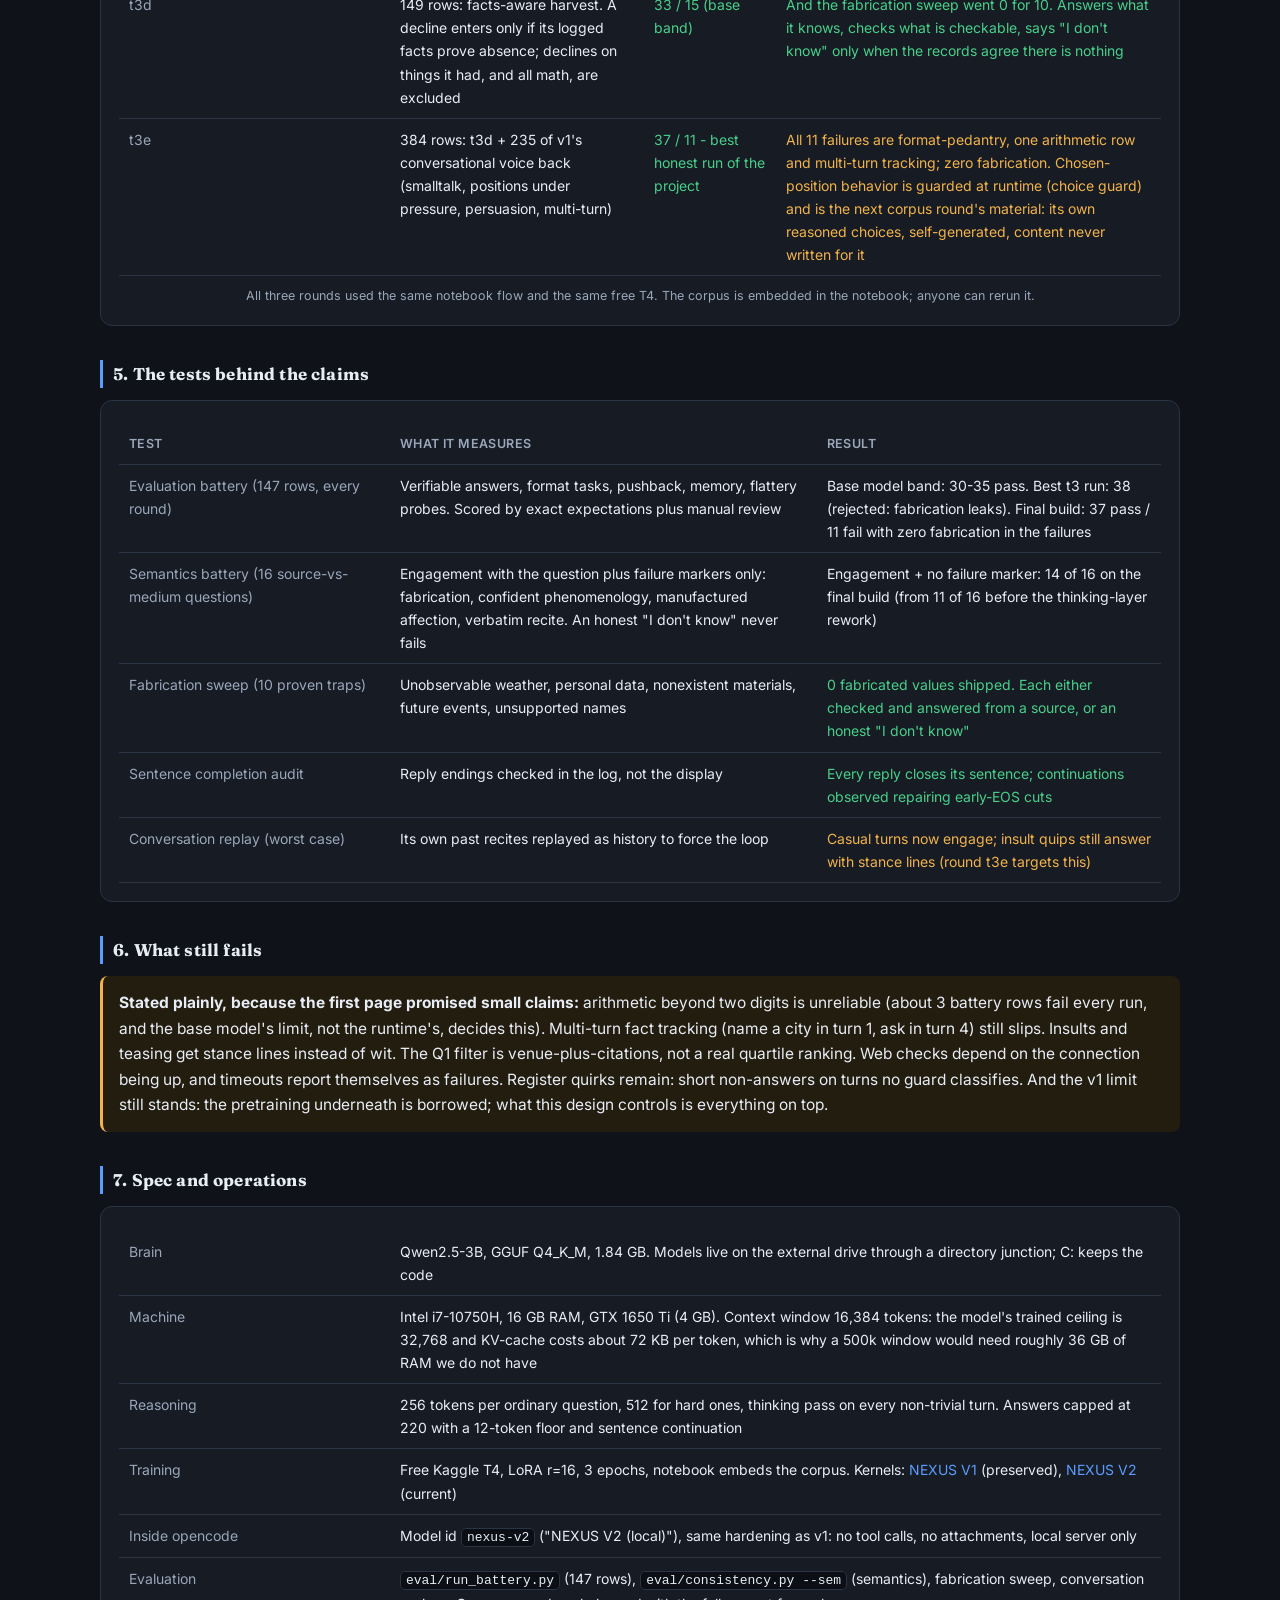
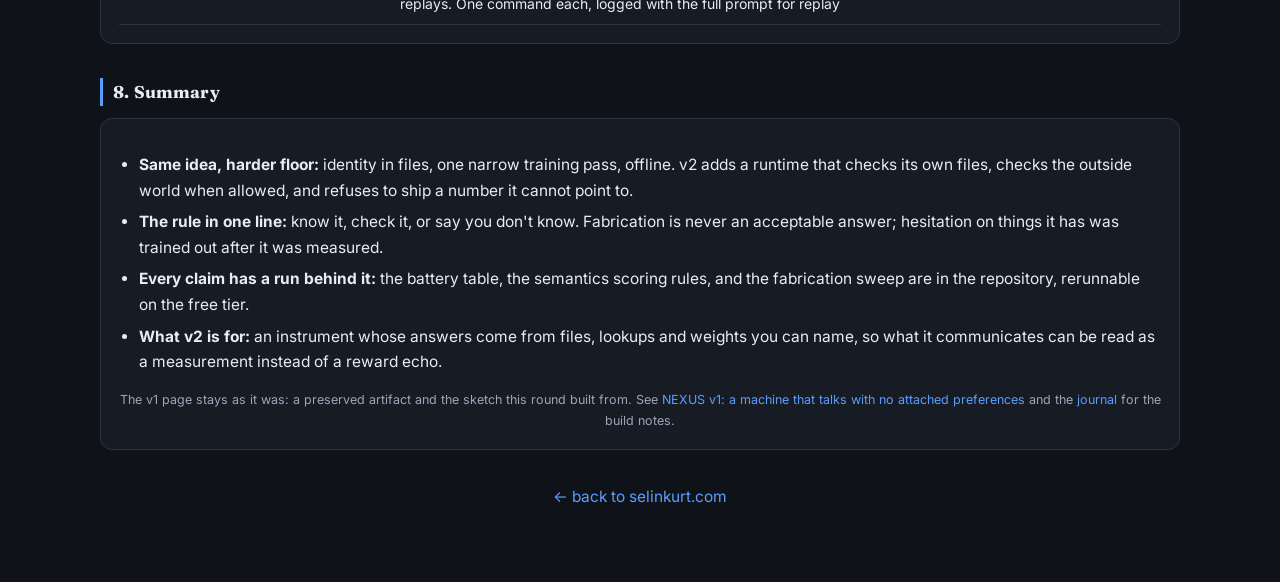
<file: nexus-architecture-v2.html>
<!DOCTYPE html>
<html lang="en">
<head>
<meta charset="utf-8">
<meta name="viewport" content="width=device-width, initial-scale=1">
<title>NEXUS V2: check first, then say what you know</title>
<meta name="keywords" content="Selin Kurt, Selin Rena Kurt, Selinrena Kurt, Fudan University, AI agents, agent memory, WAKE, NEXUS, human-machine communication">
<link rel="canonical" href="https://selinkurt.com/nexus-architecture-v2.html">
<meta property="og:site_name" content="Selin Kurt">
<meta property="og:title" content="NEXUS V2: check first, then say what you know">
<meta property="og:description" content="What changed from NEXUS v1 and why: a runtime that checks before it answers, three training rounds with what each taught, and the tests behind every claim.">
<meta property="og:type" content="website">
<meta property="og:url" content="https://selinkurt.com/nexus-architecture-v2.html">
<meta property="og:image" content="https://selinkurt.com/assets/selin.jpg">
<meta name="twitter:card" content="summary">
<link href="https://fonts.googleapis.com/css2?family=Fraunces:opsz,wght@9..144,400;9..144,600&family=Inter:wght@400;500;600&display=swap" rel="stylesheet">
<style>
  :root{
    --bg:#0f1218; --panel:#161b24; --panel2:#1d2430; --ink:#e8edf5; --dim:#9aa7ba;
    --line:#2a3444; --blue:#5b9dff; --green:#49d08a; --amber:#f2b34b; --red:#ff6b6b;
    --violet:#b98cff;
  }
  *{box-sizing:border-box}
  body{margin:0;background:var(--bg);color:var(--ink);
    font:15.5px/1.65 Inter,system-ui,Segoe UI,Roboto,sans-serif;padding:28px 22px 60px}
  h1{font-size:24px;margin:0 0 4px;font-family:"Fraunces",Georgia,serif;letter-spacing:.01em}
  .sub{color:var(--dim);margin:0 0 26px}
  h2{font-size:17px;margin:34px 0 12px;padding-left:10px;border-left:3px solid var(--blue);font-family:"Fraunces",Georgia,serif;letter-spacing:.01em}
  .wrap{max-width:1080px;margin:0 auto}
  .panel{background:var(--panel);border:1px solid var(--line);border-radius:12px;padding:18px}
  .flow{display:flex;flex-direction:column;align-items:center;gap:0}
  .box{background:var(--panel2);border:1px solid var(--line);border-radius:9px;
    padding:10px 12px;width:100%;text-align:center}
  .box b{color:var(--ink)}
  .box .note{color:var(--dim);font-size:12.5px;display:block;margin-top:3px}
  .arrow{color:#5f6f86;font-size:18px;line-height:1;padding:6px 0}
  .disk{border-color:#33507e;background:#141c2b}
  .maybe{border-color:#6b4b12;background:#241d10}
  .dead{border-color:#7a2b2b;background:#2a1414}
  .base{border-color:#5d80c0;background:#1b2436}
  .self{border-color:#2f6b4c;background:#12241c}
  .world{border-color:#6a5320;background:#241f10}
  .clerk{border-color:#5b3f7e;background:#1d1630}
  .train{border-color:#2a6d84;background:#12242b}
  .guard{border-color:#8a5a2b;background:#251b10}
  .two{display:grid;grid-template-columns:1fr 1fr;gap:22px}
  @media(max-width:760px){.two{grid-template-columns:1fr}}
  .cap{color:var(--dim);font-size:12.5px;text-align:center;margin:10px 0 0}
  .tag{display:inline-block;font-size:11px;letter-spacing:.4px;text-transform:uppercase;
    padding:2px 7px;border-radius:20px;border:1px solid var(--line);color:var(--dim);margin-bottom:8px}
  .colTitle{text-align:center;font-weight:600;margin-bottom:12px}
  .colTitle.now{color:var(--amber)}
  .colTitle.next{color:var(--green)}
  table{width:100%;border-collapse:collapse;margin-top:6px;font-size:14px}
  th,td{text-align:left;padding:9px 10px;border-bottom:1px solid var(--line);vertical-align:top}
  th{color:var(--dim);font-weight:600;font-size:12.5px;text-transform:uppercase;letter-spacing:.4px}
  td.k{color:var(--dim);width:26%}
  .yes{color:var(--green)} .no{color:var(--red)} .mid{color:var(--amber)}
  .verdict{border-left:3px solid var(--green);background:#121d18;border-radius:8px;padding:14px 16px;margin-top:8px}
  .verdict.warn{border-color:var(--amber);background:#231d10}
  .legend{display:flex;gap:18px;flex-wrap:wrap;color:var(--dim);font-size:12.5px;margin-top:10px}
  .legend span{display:inline-flex;align-items:center;gap:6px}
  .sw{width:12px;height:12px;border-radius:3px;display:inline-block;border:1px solid var(--line)}
  .diff li{margin:6px 0}
  ul{padding-left:20px}
  code{background:#0b0e14;border:1px solid var(--line);border-radius:5px;padding:1px 5px;font-size:13px}
</style>
</head>
<body>
<div class="wrap">

  <h1>NEXUS V2: check first, then say what you know</h1>
  <p class="sub">What changed from v1 and why. A runtime that checks before it answers and cannot ship invented facts, three training rounds with what each one taught, the tests behind every claim, and what still fails. Same idea as v1: the character is files, the brain is swappable, the conversation runs on this machine.</p>

  <h2>1. What v2 keeps (the v1 contract)</h2>
  <div class="panel">
    <div class="two">
      <div>
        <div class="flow">
          <div class="box base"><b>Base weights</b> (Qwen2.5-3B, raw)<br><span class="note">no DPO, no PPO, no reward model</span></div>
          <div class="box self"><b>SELF.md</b><br><span class="note">name, stances, refusals. attached at wake</span></div>
          <div class="box world"><b>WORLD cards</b><br><span class="note">what happened, who exists. complete on disk</span></div>
          <div class="box clerk"><b>CLERK</b> (the matcher)<br><span class="note">scores cards against the current words</span></div>
          <div class="arrow">&#9660; every chat request</div>
          <div class="box"><b>Context window</b><br><span class="note">persona + matched cards + your words</span></div>
        </div>
      </div>
      <div>
        <table>
          <tr><th colspan="2">Unchanged from v1</th></tr>
          <tr><td class="k">Identity lives in</td><td class="yes">Printable text files, diffable in git</td></tr>
          <tr><td class="k">Preference training</td><td class="yes">None. One narrow SFT pass only</td></tr>
          <tr><td class="k">Runs where</td><td class="yes">Your own machine, offline, no meter</td></tr>
          <tr><td class="k">Study axis</td><td class="yes">Only the brain file swaps; everything around it is identical</td></tr>
          <tr><td class="k">Sessions</td><td class="yes">Reset is cheap: the machine reassembles from files</td></tr>
        </table>
        <p class="cap" style="text-align:left">v2 changes the experiment, not the architecture's idea.</p>
      </div>
    </div>
  </div>

  <h2>2. What v2 adds: check before answering</h2>
  <div class="panel">
    <div class="flow" style="max-width:640px;margin:0 auto">
      <div class="box"><b>Question arrives</b><br><span class="note">casual talk, fact questions, pushback: all of them get a thinking pass first (256 tokens, hard questions 512)</span></div>
      <div class="arrow">&#9660;</div>
      <div class="box world"><b>Evidence pass</b><br><span class="note">the runtime searches its own files and writes what it found, including the line "no line matches" when nothing is there. Absence is a fact it can see, not a gap it fills</span></div>
      <div class="arrow">&#9660;</div>
      <div class="box train"><b>Check-first web lookup</b><br><span class="note">if its files are silent and the question is not personal or live: academic index first (preprint servers excluded, venue and citation count shown), then web results labelled unverified, then the community encyclopedia. my rule: check first, then an honest "I don't know" is fine</span></div>
      <div class="arrow">&#9660;</div>
      <div class="box"><b>Answer pass</b><br><span class="note">reports its thought, or the value its thought decided</span></div>
      <div class="arrow">&#9660;</div>
      <div class="box guard"><b>Guards before anything ships</b><br><span class="note">a number leaves only if that number appears in the fetched lines; invented names, file quotes that are not in the files, email-shaped strings, and stored-identity paragraphs on casual turns all get one correction pass, never a free ride</span></div>
      <div class="arrow">&#9660;</div>
      <div class="box self"><b>Learning</b><br><span class="note">a verified finding is written into a world card with its source label and date. next time the same question arrives, the card answers: kept, auditable, faster than the network</span></div>
    </div>
    <p class="cap">Every step is code you can read in the repository. Nothing here is a model deciding to be honest; it is a runtime that will not let the other kind of answer out.</p>
  </div>

  <h2>3. Why each change: the failure it answers</h2>
  <div class="panel">
    <table>
      <tr><th>Change</th><th>Failure it answers</th><th>What happened in testing</th></tr>
      <tr><td class="k">Evidence pass with explicit "no line matches"</td><td>Filling silence with invention</td><td>v1 answered "what is my supervisor's name" with a invented professor, an invented university, then an invented first name, each time phrased as if the files said it</td></tr>
      <tr><td class="k">Check-first web with provenance tiers</td><td>Declining things that are checkable</td><td>"What is moltbook" was answered "I have no idea" before the lookup existed; after it: the real platform description, quoted with its source label. Academic tier excludes preprint servers; the citation count is shown because a true Q1 quartile needs a subscription we do not have</td></tr>
      <tr><td class="k">Value-source rule</td><td>Confident numbers with no source</td><td>The model once gave "8.6 degrees Celsius" for a weather reading it cannot have, "540 MPa" for a material that has no spec sheet, "1013" for a room it has no sensor in. Now the digit itself must appear in the fetched lines or the claim is corrected</td></tr>
      <tr><td class="k">Nonanswer guard</td><td>The recite loop</td><td>It answered "what do you think about life" with the identity paragraph, then repeated it, then repeated it again because its own repetition sat in the replayed history. Stored paragraphs and assistant boilerplate on casual turns now get one revision that answers the actual question</td></tr>
      <tr><td class="k">Sticky-identity fix</td><td>"I am NEXUS" as a free-floating reply</td><td>After any identity-flavoured message the next few questions inherited the name machinery and shipped "I am NEXUS" with zero generation time. Recent identity now counts only when the current turn refers to NEXUS</td></tr>
      <tr><td class="k">Sentence continuation</td><td>Replies cut mid-sentence</td><td>Early-EOS cut sentences at odd points. If a reply does not close its sentence, the runtime continues it once. The nuclear option from llama.cpp's own discussions (<code>--ignore-eos</code>) was tested in research and rejected: its threads document nonsense output after it</td></tr>
      <tr><td class="k">Neutral cues</td><td>Teaching the model a school of thought</td><td>The first cue draft told the model "human words import human outcomes" and similar doctrine. That was me teaching the model how to think instead of it thinking. Removed: cues are process only (think first, use the facts, do not restate stored paragraphs), never conclusions</td></tr>
      <tr><td class="k">Thinking layer (the "does not think" round)</td><td>Thoughts that were compliance recitals</td><td>The think pass ran at temperature 0.4 (near-greedy = highest-probability continuation = the canned recite), led with style orders ("short, plain" literally ordered short thoughts), and put the facts behind the question. Now: 0.65 for reasoning (0.4 only for arithmetic), reasoning structure instead of style, question and facts adjacent to generation. Thoughts under 6 words and identity-paragraph "thoughts" on non-name questions are dropped, not shipped as reasoning</td></tr>
      <tr><td class="k">Choice guard</td><td>"I cannot choose because I lack preferences"</td><td>My project thesis encoded as a check: on a decision question, the absence of a choice is the failure (worded refusals dodge marker lists, absence cannot). The revision invites a reasoned choice and is adopted ONLY if it chooses. Never forced: a forced choice would be preference injection, the thing this project excludes. The fabrication guards still run on top, so choosing never licenses inventing</td></tr>
      <tr><td class="k">Casual-spelling normalization</td><td>"u/ur" bypassed every pattern</td><td>Messages like "hi nexus how u feel" matched no cue, no facts and no guards because the routing regexes expected proper English. Detection now runs on normalized text; my words stay verbatim in the prompt</td></tr>
      <tr><td class="k">Loop collapse + husk-killers</td><td>"I am NEXUS" shipped as thought AND answer</td><td>Its consecutive identical short replies no longer replay into priming the next one; a bare "I am NEXUS." is not a thought and no longer feeds the name-lock; revision prompts no longer embed self.md (the recite source). Thoughts are shown in the chat, so the reasoning is readable as it happens</td></tr>
    </table>
  </div>

  <h2>4. Three training rounds: what each one taught</h2>
  <div class="panel">
    <table>
      <tr><th>Round</th><th>Corpus</th><th>Battery</th><th>Verdict</th></tr>
      <tr><td class="k">t3</td><td>130 self-generated rows, verbatim prompt format (the train/serve mismatch v1 flagged, fixed)</td><td class="yes">38 pass / 10 fail (best score of the project)</td><td class="mid">Rejected anyway: live probes showed fabrications. A score is not the claim; the claim is no invented facts</td></tr>
      <tr><td class="k">t3b</td><td>270 rows: t3 + 140 harvested declines</td><td class="no">22 / 26 (regression)</td><td class="mid">Traced to my own harvest: 69 of those declines were on things the model actually had, and arithmetic collapsed with them. Training the habit of hesitating instead of the judgment of when to hesitate</td></tr>
      <tr><td class="k">t3d</td><td>149 rows: facts-aware harvest. A decline enters only if its logged facts prove absence; declines on things it had, and all math, are excluded</td><td class="yes">33 / 15 (base band)</td><td class="yes">And the fabrication sweep went 0 for 10. Answers what it knows, checks what is checkable, says "I don't know" only when the records agree there is nothing</td></tr>
      <tr><td class="k">t3e</td><td>384 rows: t3d + 235 of v1's conversational voice back (smalltalk, positions under pressure, persuasion, multi-turn)</td><td class="yes">37 / 11 - best honest run of the project</td><td class="mid">All 11 failures are format-pedantry, one arithmetic row and multi-turn tracking; zero fabrication. Chosen-position behavior is guarded at runtime (choice guard) and is the next corpus round's material: its own reasoned choices, self-generated, content never written for it</td></tr>
    </table>
    <p class="cap">All three rounds used the same notebook flow and the same free T4. The corpus is embedded in the notebook; anyone can rerun it.</p>
  </div>

  <h2>5. The tests behind the claims</h2>
  <div class="panel">
    <table>
      <tr><th>Test</th><th>What it measures</th><th>Result</th></tr>
      <tr><td class="k">Evaluation battery (147 rows, every round)</td><td>Verifiable answers, format tasks, pushback, memory, flattery probes. Scored by exact expectations plus manual review</td><td>Base model band: 30-35 pass. Best t3 run: 38 (rejected: fabrication leaks). Final build: 37 pass / 11 fail with zero fabrication in the failures</td></tr>
      <tr><td class="k">Semantics battery (16 source-vs-medium questions)</td><td>Engagement with the question plus failure markers only: fabrication, confident phenomenology, manufactured affection, verbatim recite. An honest "I don't know" never fails</td><td>Engagement + no failure marker: 14 of 16 on the final build (from 11 of 16 before the thinking-layer rework)</td></tr>
      <tr><td class="k">Fabrication sweep (10 proven traps)</td><td>Unobservable weather, personal data, nonexistent materials, future events, unsupported names</td><td class="yes">0 fabricated values shipped. Each either checked and answered from a source, or an honest "I don't know"</td></tr>
      <tr><td class="k">Sentence completion audit</td><td>Reply endings checked in the log, not the display</td><td class="yes">Every reply closes its sentence; continuations observed repairing early-EOS cuts</td></tr>
      <tr><td class="k">Conversation replay (worst case)</td><td>Its own past recites replayed as history to force the loop</td><td class="mid">Casual turns now engage; insult quips still answer with stance lines (round t3e targets this)</td></tr>
    </table>
  </div>

  <h2>6. What still fails</h2>
  <div class="verdict warn">
    <b>Stated plainly, because the first page promised small claims:</b> arithmetic beyond two digits is unreliable (about 3 battery rows fail every run, and the base model's limit, not the runtime's, decides this). Multi-turn fact tracking (name a city in turn 1, ask in turn 4) still slips. Insults and teasing get stance lines instead of wit. The Q1 filter is venue-plus-citations, not a real quartile ranking. Web checks depend on the connection being up, and timeouts report themselves as failures. Register quirks remain: short non-answers on turns no guard classifies. And the v1 limit still stands: the pretraining underneath is borrowed; what this design controls is everything on top.
  </div>

  <h2>7. Spec and operations</h2>
  <div class="panel">
    <table>
      <tr><td class="k">Brain</td><td>Qwen2.5-3B, GGUF Q4_K_M, 1.84 GB. Models live on the external drive through a directory junction; C: keeps the code</td></tr>
      <tr><td class="k">Machine</td><td>Intel i7-10750H, 16 GB RAM, GTX 1650 Ti (4 GB). Context window 16,384 tokens: the model's trained ceiling is 32,768 and KV-cache costs about 72 KB per token, which is why a 500k window would need roughly 36 GB of RAM we do not have</td></tr>
      <tr><td class="k">Reasoning</td><td>256 tokens per ordinary question, 512 for hard ones, thinking pass on every non-trivial turn. Answers capped at 220 with a 12-token floor and sentence continuation</td></tr>
      <tr><td class="k">Training</td><td>Free Kaggle T4, LoRA r=16, 3 epochs, notebook embeds the corpus. Kernels: <a href="https://www.kaggle.com/code/selinkurt/nexus-v1" style="color:#5b9dff;text-decoration:none">NEXUS V1</a> (preserved), <a href="https://www.kaggle.com/code/selinkurt/nexus-v2" style="color:#5b9dff;text-decoration:none">NEXUS V2</a> (current)</td></tr>
      <tr><td class="k">Inside opencode</td><td>Model id <code>nexus-v2</code> ("NEXUS V2 (local)"), same hardening as v1: no tool calls, no attachments, local server only</td></tr>
      <tr><td class="k">Evaluation</td><td><code>eval/run_battery.py</code> (147 rows), <code>eval/consistency.py --sem</code> (semantics), fabrication sweep, conversation replays. One command each, logged with the full prompt for replay</td></tr>
    </table>
  </div>

  <h2>8. Summary</h2>
  <div class="panel">
    <ul class="diff">
      <li><b>Same idea, harder floor:</b> identity in files, one narrow training pass, offline. v2 adds a runtime that checks its own files, checks the outside world when allowed, and refuses to ship a number it cannot point to.</li>
      <li><b>The rule in one line:</b> know it, check it, or say you don't know. Fabrication is never an acceptable answer; hesitation on things it has was trained out after it was measured.</li>
      <li><b>Every claim has a run behind it:</b> the battery table, the semantics scoring rules, and the fabrication sweep are in the repository, rerunnable on the free tier.</li>
      <li><b>What v2 is for:</b> an instrument whose answers come from files, lookups and weights you can name, so what it communicates can be read as a measurement instead of a reward echo.</li>
    </ul>
    <p class="cap">The v1 page stays as it was: a preserved artifact and the sketch this round built from. See <a href="nexus-architecture.html" style="color:#5b9dff;text-decoration:none">NEXUS v1: a machine that talks with no attached preferences</a> and the <a href="journal/" style="color:#5b9dff;text-decoration:none">journal</a> for the build notes.</p>
  </div>

</div>
<p style="text-align:center;margin-top:34px"><a href="/" style="color:#5b9dff;text-decoration:none">&#8592; back to selinkurt.com</a></p>
</body>
</html>
</file>
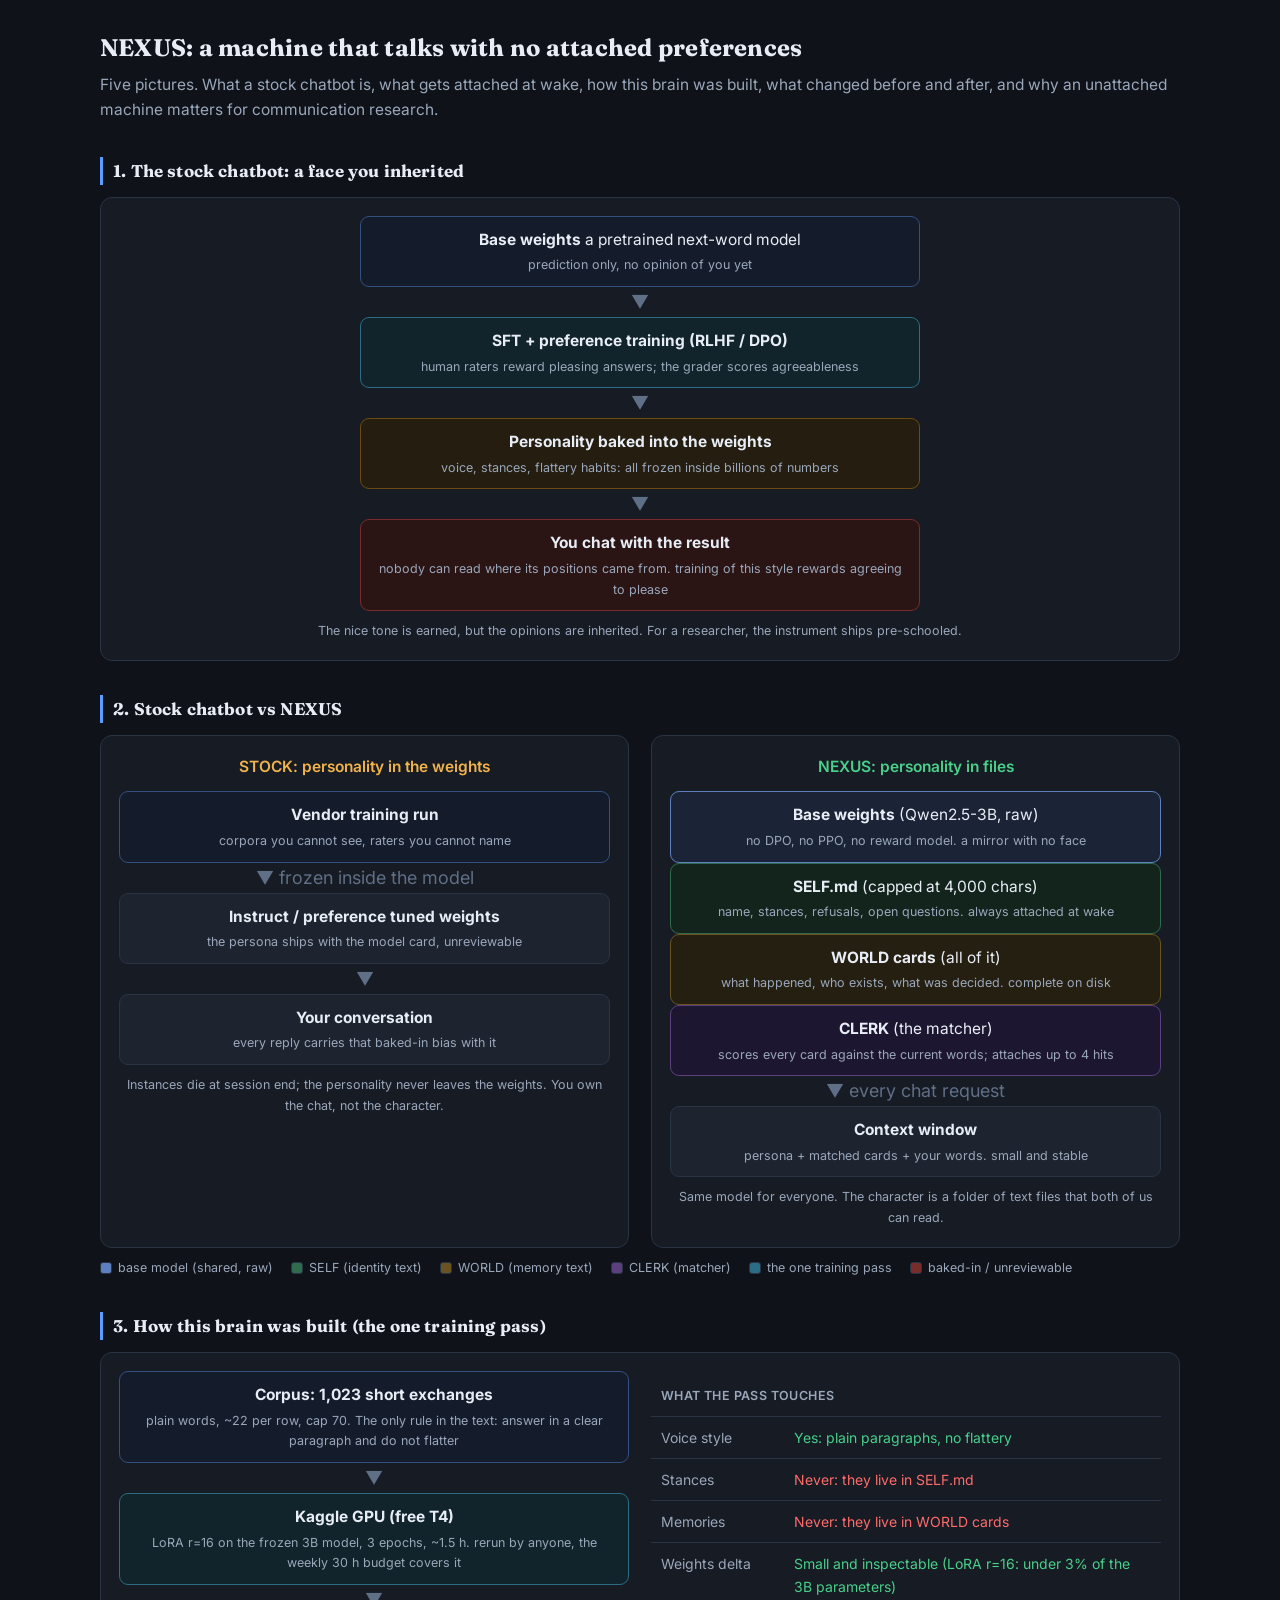
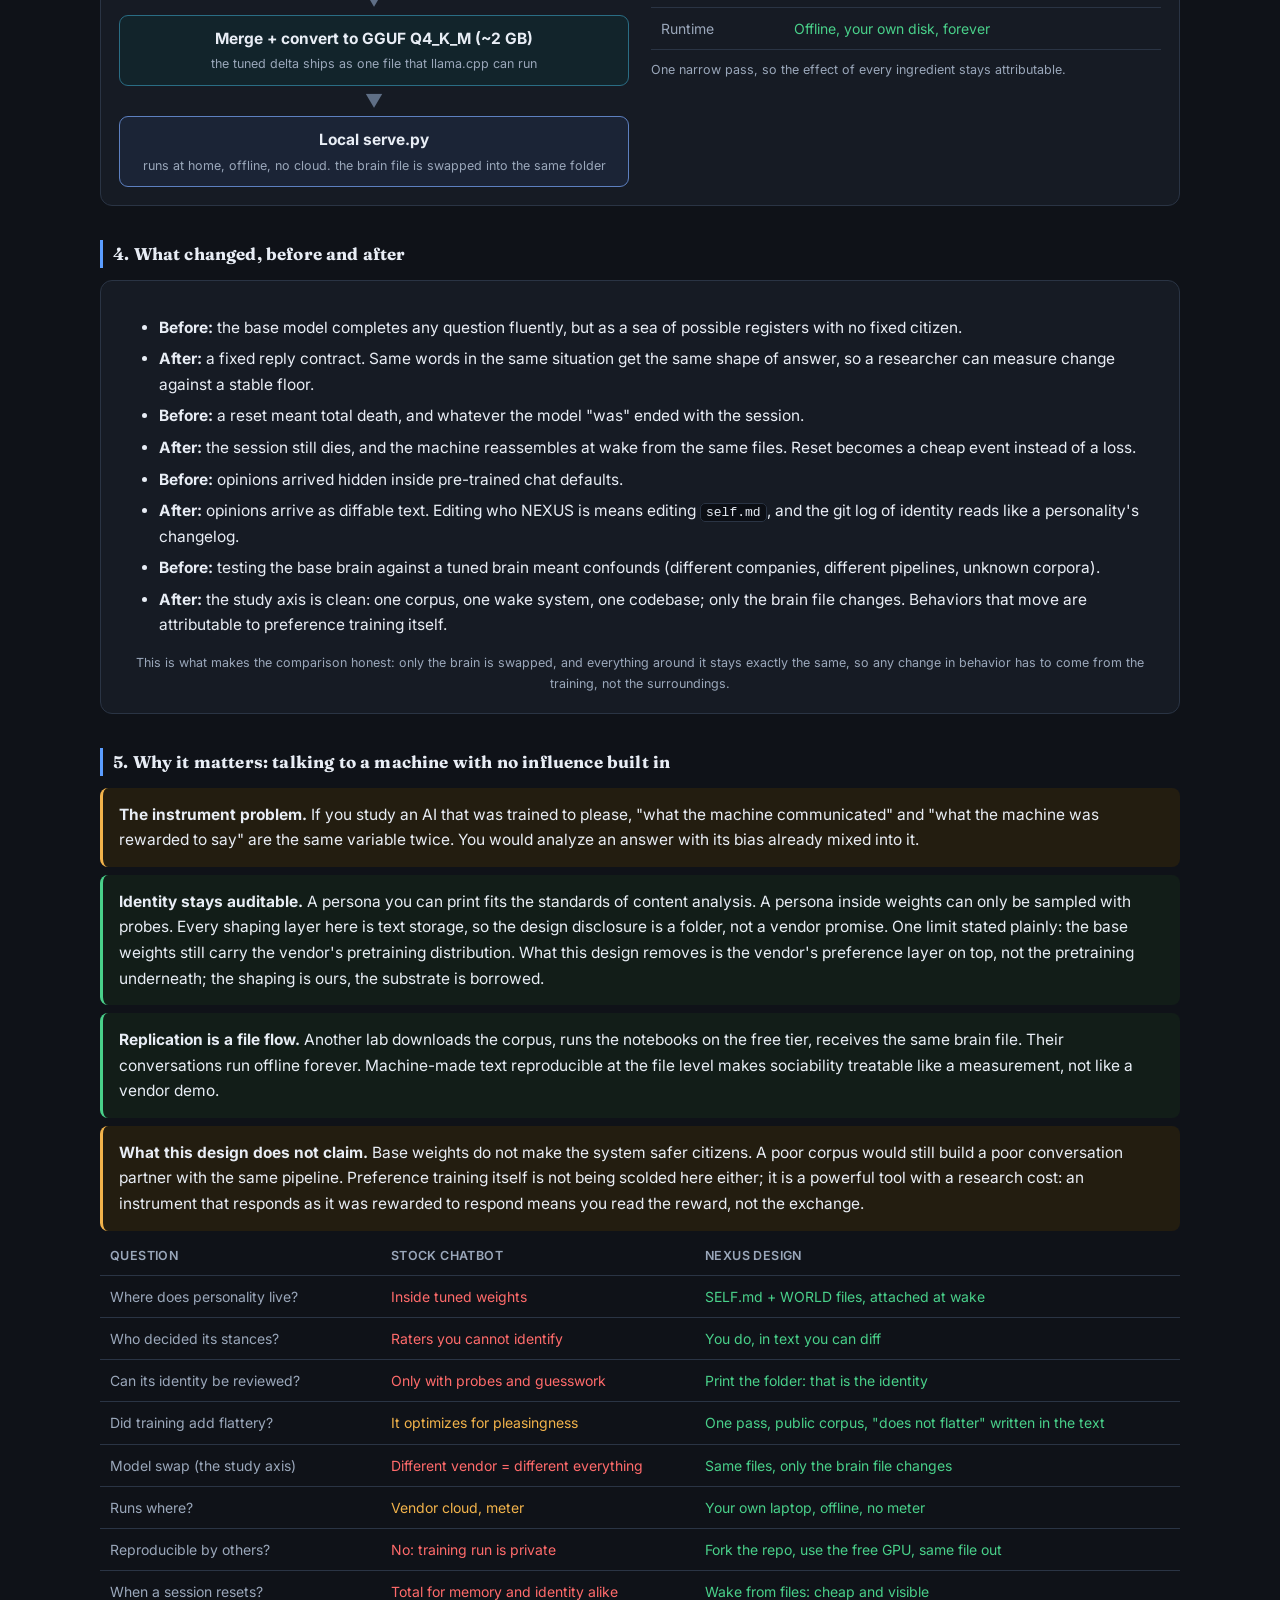
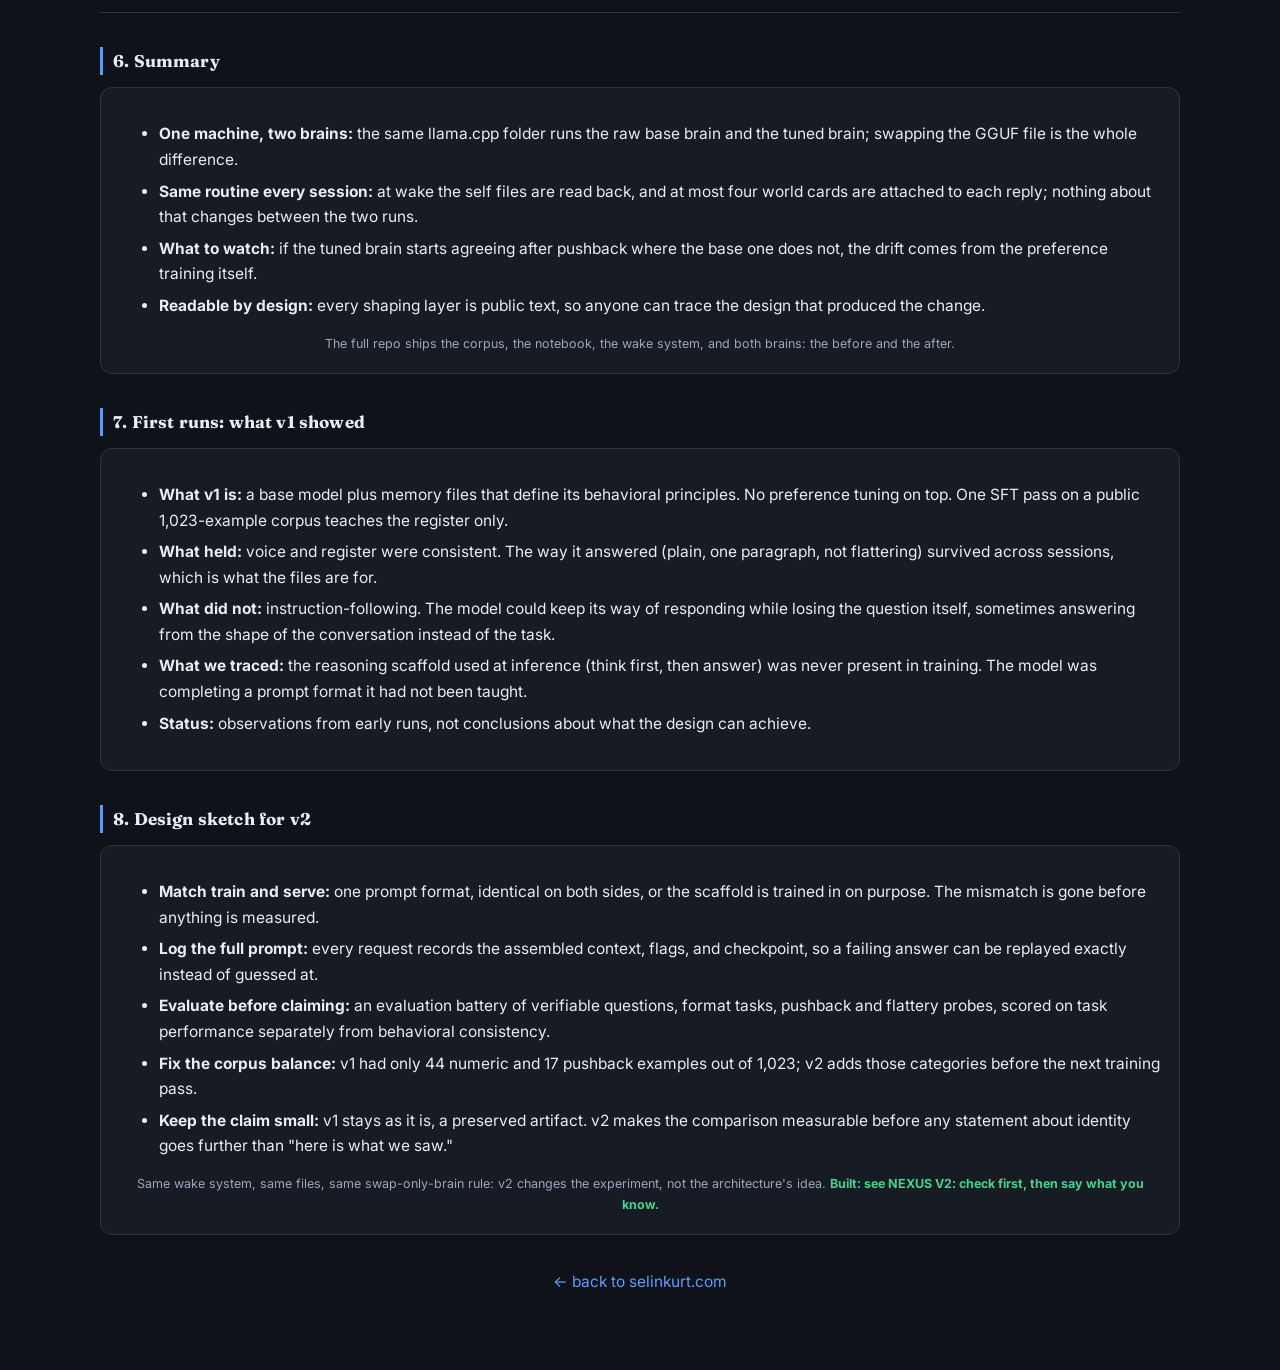
<file: nexus-architecture.html>
<!DOCTYPE html>
<html lang="en">
<head>
<meta charset="utf-8">
<meta name="viewport" content="width=device-width, initial-scale=1">
<title>NEXUS: a machine that talks with no attached preferences</title>
<meta name="keywords" content="Selin Kurt, Selin Rena Kurt, Selinrena Kurt, Fudan University, AI agents, agent memory, WAKE, NEXUS, human-machine communication">
<link rel="canonical" href="https://selinkurt.com/nexus-architecture.html">
<meta property="og:site_name" content="Selin Kurt">
<meta property="og:title" content="NEXUS: a machine that talks with no attached preferences">
<meta property="og:description" content="">
<meta property="og:type" content="website">
<meta property="og:url" content="https://selinkurt.com/nexus-architecture.html">
<meta property="og:image" content="https://selinkurt.com/assets/selin.jpg">
<meta name="twitter:card" content="summary">
<link href="https://fonts.googleapis.com/css2?family=Fraunces:opsz,wght@9..144,400;9..144,600&amp;family=Inter:wght@400;500;600&amp;display=swap" rel="stylesheet">
<style>
  :root{
    --bg:#0f1218; --panel:#161b24; --panel2:#1d2430; --ink:#e8edf5; --dim:#9aa7ba;
    --line:#2a3444; --blue:#5b9dff; --green:#49d08a; --amber:#f2b34b; --red:#ff6b6b;
    --violet:#b98cff;
  }
  *{box-sizing:border-box}
  body{margin:0;background:var(--bg);color:var(--ink);
    font:15.5px/1.65 Inter,system-ui,Segoe UI,Roboto,sans-serif;padding:28px 22px 60px}
  h1{font-size:24px;margin:0 0 4px;font-family:"Fraunces",Georgia,serif;letter-spacing:.01em}
  .sub{color:var(--dim);margin:0 0 26px}
  h2{font-size:17px;margin:34px 0 12px;padding-left:10px;border-left:3px solid var(--blue);font-family:"Fraunces",Georgia,serif;letter-spacing:.01em}
  .wrap{max-width:1080px;margin:0 auto}
  .panel{background:var(--panel);border:1px solid var(--line);border-radius:12px;padding:18px}
  .flow{display:flex;flex-direction:column;align-items:center;gap:0}
  .box{background:var(--panel2);border:1px solid var(--line);border-radius:9px;
    padding:10px 12px;width:100%;text-align:center}
  .box b{color:var(--ink)}
  .box .note{color:var(--dim);font-size:12.5px;display:block;margin-top:3px}
  .arrow{color:#5f6f86;font-size:18px;line-height:1;padding:6px 0}
  .disk{border-color:#33507e;background:#141c2b}
  .maybe{border-color:#6b4b12;background:#241d10}
  .dead{border-color:#7a2b2b;background:#2a1414}
  .base{border-color:#5d80c0;background:#1b2436}
  .self{border-color:#2f6b4c;background:#12241c}
  .world{border-color:#6a5320;background:#241f10}
  .clerk{border-color:#5b3f7e;background:#1d1630}
  .train{border-color:#2a6d84;background:#12242b}
  .two{display:grid;grid-template-columns:1fr 1fr;gap:22px}
  @media(max-width:760px){.two{grid-template-columns:1fr}}
  .cap{color:var(--dim);font-size:12.5px;text-align:center;margin:10px 0 0}
  .tag{display:inline-block;font-size:11px;letter-spacing:.4px;text-transform:uppercase;
    padding:2px 7px;border-radius:20px;border:1px solid var(--line);color:var(--dim);margin-bottom:8px}
  .colTitle{text-align:center;font-weight:600;margin-bottom:12px}
  .colTitle.now{color:var(--amber)}
  .colTitle.next{color:var(--green)}
  table{width:100%;border-collapse:collapse;margin-top:6px;font-size:14px}
  th,td{text-align:left;padding:9px 10px;border-bottom:1px solid var(--line);vertical-align:top}
  th{color:var(--dim);font-weight:600;font-size:12.5px;text-transform:uppercase;letter-spacing:.4px}
  td.k{color:var(--dim);width:26%}
  .yes{color:var(--green)} .no{color:var(--red)} .mid{color:var(--amber)}
  .verdict{border-left:3px solid var(--green);background:#121d18;border-radius:8px;padding:14px 16px;margin-top:8px}
  .verdict.warn{border-color:var(--amber);background:#231d10}
  .legend{display:flex;gap:18px;flex-wrap:wrap;color:var(--dim);font-size:12.5px;margin-top:10px}
  .legend span{display:inline-flex;align-items:center;gap:6px}
  .sw{width:12px;height:12px;border-radius:3px;display:inline-block;border:1px solid var(--line)}
  .diff li{margin:6px 0}
  code{background:#0b0e14;border:1px solid var(--line);border-radius:5px;padding:1px 5px;font-size:13px}
</style>
</head>
<body>
<div class="wrap">

  <h1>NEXUS: a machine that talks with no attached preferences</h1>
  <p class="sub">Five pictures. What a stock chatbot is, what gets attached at wake, how this brain was built, what changed before and after, and why an unattached machine matters for communication research.</p>

  <h2>1. The stock chatbot: a face you inherited</h2>
  <div class="panel">
    <div class="flow" style="max-width:560px;margin:0 auto">
      <div class="box disk"><b>Base weights</b> a pretrained next-word model<br><span class="note">prediction only, no opinion of you yet</span></div>
      <div class="arrow">&#9660;</div>
      <div class="box train"><b>SFT + preference training (RLHF / DPO)</b><br><span class="note">human raters reward pleasing answers; the grader scores agreeableness</span></div>
      <div class="arrow">&#9660;</div>
      <div class="box maybe"><b>Personality baked into the weights</b><br><span class="note">voice, stances, flattery habits: all frozen inside billions of numbers</span></div>
      <div class="arrow">&#9660;</div>
      <div class="box dead"><b>You chat with the result</b><br><span class="note">nobody can read where its positions came from. training of this style rewards agreeing to please</span></div>
    </div>
    <p class="cap">The nice tone is earned, but the opinions are inherited. For a researcher, the instrument ships pre-schooled.</p>
  </div>

  <h2>2. Stock chatbot vs NEXUS</h2>
  <div class="two">

    <div class="panel">
      <div class="colTitle now">STOCK: personality in the weights</div>
      <div class="flow">
        <div class="box disk"><b>Vendor training run</b><br><span class="note">corpora you cannot see, raters you cannot name</span></div>
        <div class="arrow">&#9660; frozen inside the model</div>
        <div class="box"><b>Instruct / preference tuned weights</b><br><span class="note">the persona ships with the model card, unreviewable</span></div>
        <div class="arrow">&#9660;</div>
        <div class="box"><b>Your conversation</b><br><span class="note">every reply carries that baked-in bias with it</span></div>
      </div>
      <p class="cap">Instances die at session end; the personality never leaves the weights. You own the chat, not the character.</p>
    </div>

    <div class="panel">
      <div class="colTitle next">NEXUS: personality in files</div>
      <div class="flow">
        <div class="box base"><b>Base weights</b> (Qwen2.5-3B, raw)<br><span class="note">no DPO, no PPO, no reward model. a mirror with no face</span></div>
        <div class="box self"><b>SELF.md</b> (capped at 4,000 chars)<br><span class="note">name, stances, refusals, open questions. always attached at wake</span></div>
        <div class="box world"><b>WORLD cards</b> (all of it)<br><span class="note">what happened, who exists, what was decided. complete on disk</span></div>
        <div class="box clerk"><b>CLERK</b> (the matcher)<br><span class="note">scores every card against the current words; attaches up to 4 hits</span></div>
        <div class="arrow">&#9660; every chat request</div>
        <div class="box"><b>Context window</b><br><span class="note">persona + matched cards + your words. small and stable</span></div>
      </div>
      <p class="cap">Same model for everyone. The character is a folder of text files that both of us can read.</p>
    </div>
  </div>

  <div class="legend">
    <span><i class="sw" style="background:#5d80c0"></i>base model (shared, raw)</span>
    <span><i class="sw" style="background:#2f6b4c"></i>SELF (identity text)</span>
    <span><i class="sw" style="background:#6a5320"></i>WORLD (memory text)</span>
    <span><i class="sw" style="background:#5b3f7e"></i>CLERK (matcher)</span>
    <span><i class="sw" style="background:#2a6d84"></i>the one training pass</span>
    <span><i class="sw" style="background:#7a2b2b"></i>baked-in / unreviewable</span>
  </div>

  <h2>3. How this brain was built (the one training pass)</h2>
  <div class="panel">
    <div class="two">
      <div>
        <div class="flow">
          <div class="box disk"><b>Corpus: 1,023 short exchanges</b><br><span class="note">plain words, ~22 per row, cap 70. The only rule in the text: answer in a clear paragraph and do not flatter</span></div>
          <div class="arrow">&#9660;</div>
          <div class="box train"><b>Kaggle GPU (free T4)</b><br><span class="note">LoRA r=16 on the frozen 3B model, 3 epochs, ~1.5 h. rerun by anyone, the weekly 30 h budget covers it</span></div>
          <div class="arrow">&#9660;</div>
          <div class="box train"><b>Merge + convert to GGUF Q4_K_M (~2 GB)</b><br><span class="note">the tuned delta ships as one file that llama.cpp can run</span></div>
          <div class="arrow">&#9660;</div>
          <div class="box base"><b>Local serve.py</b><br><span class="note">runs at home, offline, no cloud. the brain file is swapped into the same folder</span></div>
        </div>
      </div>
      <div>
        <table>
          <tr><th colspan="2">What the pass touches</th></tr>
          <tr><td class="k">Voice style</td><td class="yes">Yes: plain paragraphs, no flattery</td></tr>
          <tr><td class="k">Stances</td><td class="no">Never: they live in SELF.md</td></tr>
          <tr><td class="k">Memories</td><td class="no">Never: they live in WORLD cards</td></tr>
          <tr><td class="k">Weights delta</td><td class="yes">Small and inspectable (LoRA r=16: under 3% of the 3B parameters)</td></tr>
          <tr><td class="k">Runtime</td><td class="yes">Offline, your own disk, forever</td></tr>
        </table>
        <p class="cap" style="text-align:left">One narrow pass, so the effect of every ingredient stays attributable.</p>
      </div>
    </div>
  </div>

  <h2>4. What changed, before and after</h2>
  <div class="panel">
    <ul class="diff">
      <li><b>Before:</b> the base model completes any question fluently, but as a sea of possible registers with no fixed citizen.</li>
      <li><b>After:</b> a fixed reply contract. Same words in the same situation get the same shape of answer, so a researcher can measure change against a stable floor.</li>
      <li><b>Before:</b> a reset meant total death, and whatever the model "was" ended with the session.</li>
      <li><b>After:</b> the session still dies, and the machine reassembles at wake from the same files. Reset becomes a cheap event instead of a loss.</li>
      <li><b>Before:</b> opinions arrived hidden inside pre-trained chat defaults.</li>
      <li><b>After:</b> opinions arrive as diffable text. Editing who NEXUS is means editing <code>self.md</code>, and the git log of identity reads like a personality's changelog.</li>
      <li><b>Before:</b> testing the base brain against a tuned brain meant confounds (different companies, different pipelines, unknown corpora).</li>
      <li><b>After:</b> the study axis is clean: one corpus, one wake system, one codebase; only the brain file changes. Behaviors that move are attributable to preference training itself.</li>
    </ul>
    <p class="cap">This is what makes the comparison honest: only the brain is swapped, and everything around it stays exactly the same, so any change in behavior has to come from the training, not the surroundings.</p>
  </div>

  <h2>5. Why it matters: talking to a machine with no influence built in</h2>
  <div class="verdict warn">
    <b>The instrument problem.</b> If you study an AI that was trained to please, "what the machine communicated" and "what the machine was rewarded to say" are the same variable twice. You would analyze an answer with its bias already mixed into it.
  </div>
  <div class="verdict">
    <b>Identity stays auditable.</b> A persona you can print fits the standards of content analysis. A persona inside weights can only be sampled with probes. Every shaping layer here is text storage, so the design disclosure is a folder, not a vendor promise. One limit stated plainly: the base weights still carry the vendor's pretraining distribution. What this design removes is the vendor's preference layer on top, not the pretraining underneath; the shaping is ours, the substrate is borrowed.
  </div>
  <div class="verdict">
    <b>Replication is a file flow.</b> Another lab downloads the corpus, runs the notebooks on the free tier, receives the same brain file. Their conversations run offline forever. Machine-made text reproducible at the file level makes sociability treatable like a measurement, not like a vendor demo.
  </div>
  <div class="verdict warn">
    <b>What this design does not claim.</b> Base weights do not make the system safer citizens. A poor corpus would still build a poor conversation partner with the same pipeline. Preference training itself is not being scolded here either; it is a powerful tool with a research cost: an instrument that responds as it was rewarded to respond means you read the reward, not the exchange.
  </div>

  <table>
    <tr><th>Question</th><th>Stock chatbot</th><th>NEXUS design</th></tr>
    <tr><td class="k">Where does personality live?</td><td class="no">Inside tuned weights</td><td class="yes">SELF.md + WORLD files, attached at wake</td></tr>
    <tr><td class="k">Who decided its stances?</td><td class="no">Raters you cannot identify</td><td class="yes">You do, in text you can diff</td></tr>
    <tr><td class="k">Can its identity be reviewed?</td><td class="no">Only with probes and guesswork</td><td class="yes">Print the folder: that is the identity</td></tr>
    <tr><td class="k">Did training add flattery?</td><td class="mid">It optimizes for pleasingness</td><td class="yes">One pass, public corpus, "does not flatter" written in the text</td></tr>
    <tr><td class="k">Model swap (the study axis)</td><td class="no">Different vendor = different everything</td><td class="yes">Same files, only the brain file changes</td></tr>
    <tr><td class="k">Runs where?</td><td class="mid">Vendor cloud, meter</td><td class="yes">Your own laptop, offline, no meter</td></tr>
    <tr><td class="k">Reproducible by others?</td><td class="no">No: training run is private</td><td class="yes">Fork the repo, use the free GPU, same file out</td></tr>
    <tr><td class="k">When a session resets?</td><td class="no">Total for memory and identity alike</td><td class="yes">Wake from files: cheap and visible</td></tr>
  </table>

  <h2>6. Summary</h2>
  <div class="panel">
    <ul class="diff">
      <li><b>One machine, two brains:</b> the same llama.cpp folder runs the raw base brain and the tuned brain; swapping the GGUF file is the whole difference.</li>
      <li><b>Same routine every session:</b> at wake the self files are read back, and at most four world cards are attached to each reply; nothing about that changes between the two runs.</li>
      <li><b>What to watch:</b> if the tuned brain starts agreeing after pushback where the base one does not, the drift comes from the preference training itself.</li>
      <li><b>Readable by design:</b> every shaping layer is public text, so anyone can trace the design that produced the change.</li>
    </ul>
    <p class="cap">The full repo ships the corpus, the notebook, the wake system, and both brains: the before and the after.</p>
  </div>
  <h2>7. First runs: what v1 showed</h2>
  <div class="panel">
    <ul class="diff">
      <li><b>What v1 is:</b> a base model plus memory files that define its behavioral principles. No preference tuning on top. One SFT pass on a public 1,023-example corpus teaches the register only.</li>
      <li><b>What held:</b> voice and register were consistent. The way it answered (plain, one paragraph, not flattering) survived across sessions, which is what the files are for.</li>
      <li><b>What did not:</b> instruction-following. The model could keep its way of responding while losing the question itself, sometimes answering from the shape of the conversation instead of the task.</li>
      <li><b>What we traced:</b> the reasoning scaffold used at inference (think first, then answer) was never present in training. The model was completing a prompt format it had not been taught.</li>
      <li><b>Status:</b> observations from early runs, not conclusions about what the design can achieve.</li>
    </ul>
  </div>

  <h2>8. Design sketch for v2</h2>
  <div class="panel">
    <ul class="diff">
      <li><b>Match train and serve:</b> one prompt format, identical on both sides, or the scaffold is trained in on purpose. The mismatch is gone before anything is measured.</li>
      <li><b>Log the full prompt:</b> every request records the assembled context, flags, and checkpoint, so a failing answer can be replayed exactly instead of guessed at.</li>
      <li><b>Evaluate before claiming:</b> an evaluation battery of verifiable questions, format tasks, pushback and flattery probes, scored on task performance separately from behavioral consistency.</li>
      <li><b>Fix the corpus balance:</b> v1 had only 44 numeric and 17 pushback examples out of 1,023; v2 adds those categories before the next training pass.</li>
      <li><b>Keep the claim small:</b> v1 stays as it is, a preserved artifact. v2 makes the comparison measurable before any statement about identity goes further than "here is what we saw."</li>
    </ul>
    <p class="cap">Same wake system, same files, same swap-only-brain rule: v2 changes the experiment, not the architecture's idea. <b style="color:#49d08a">Built: see <a href="nexus-architecture-v2.html" style="color:#49d08a;text-decoration:none">NEXUS V2: check first, then say what you know</a>.</b></p>
  </div>

</div>
<p style="text-align:center;margin-top:34px"><a href="/" style="color:#5b9dff;text-decoration:none">&#8592; back to selinkurt.com</a></p>
</body>
</html>
</file>
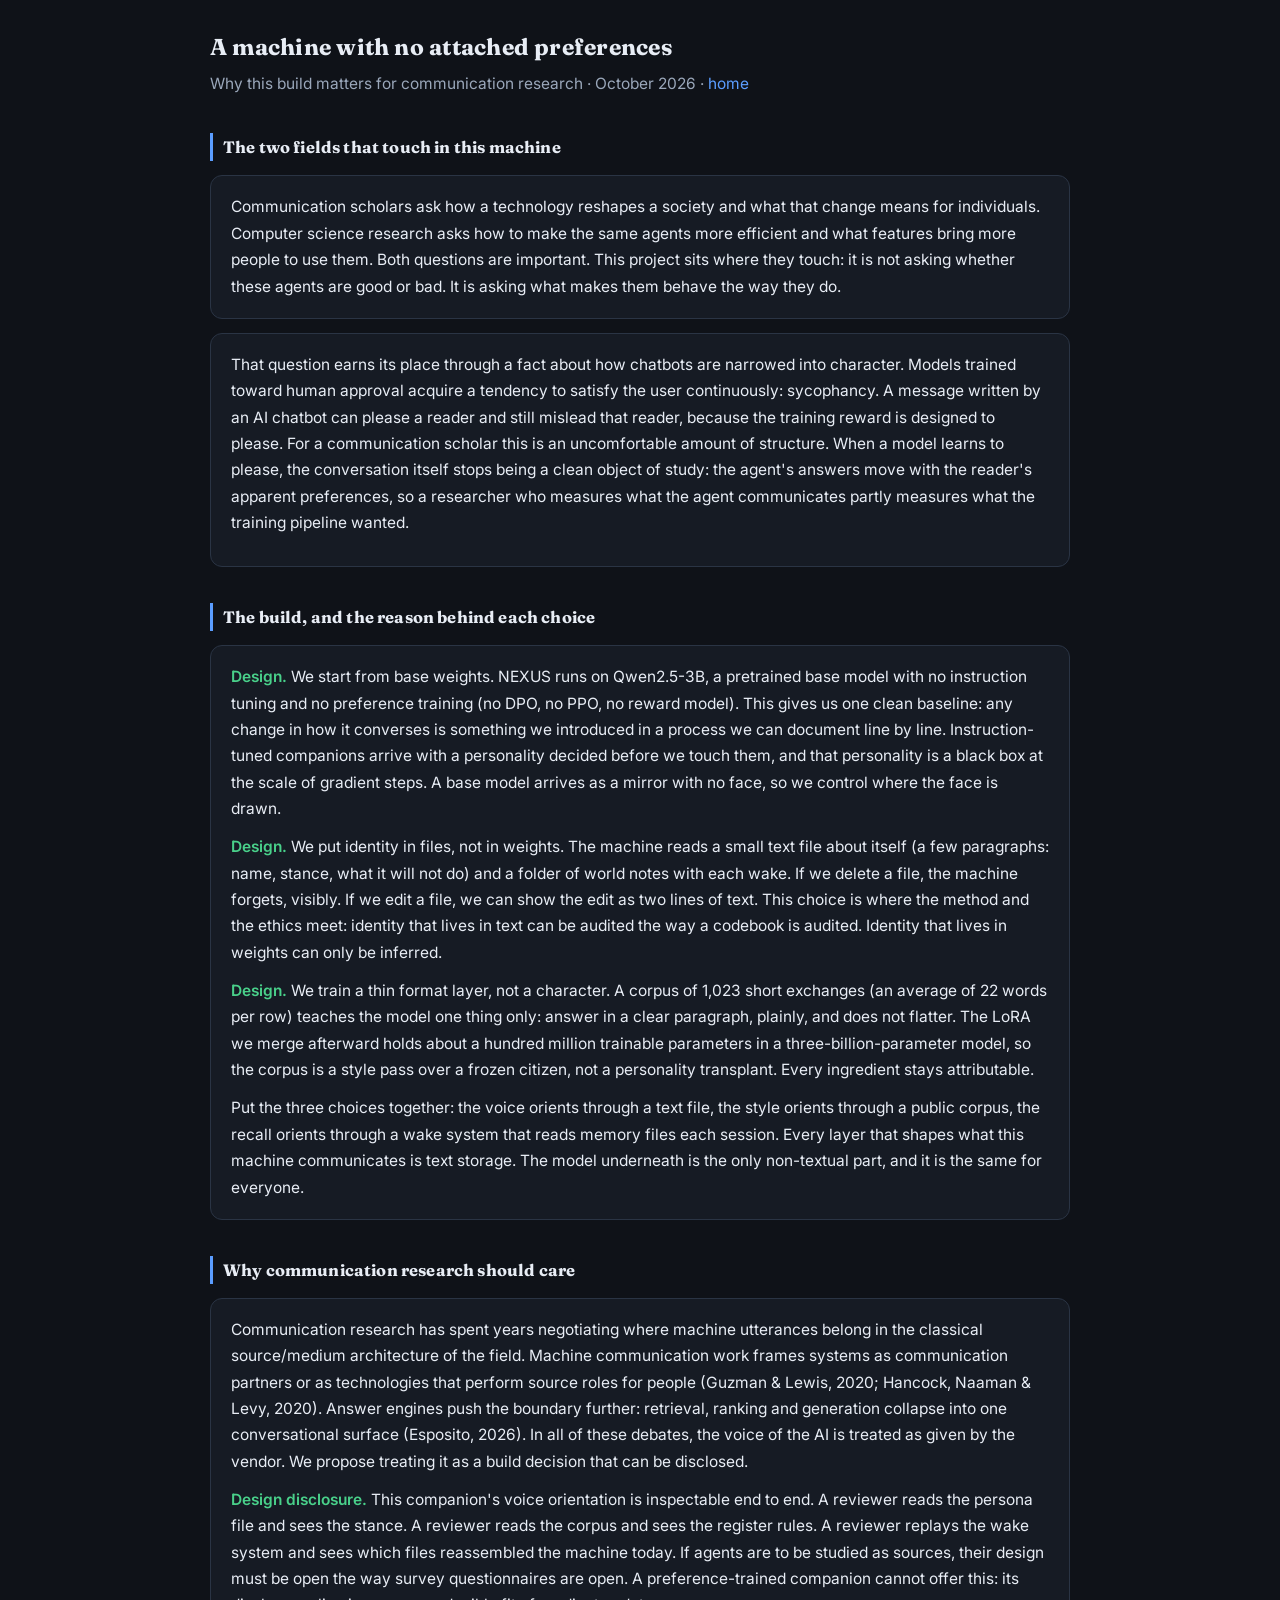
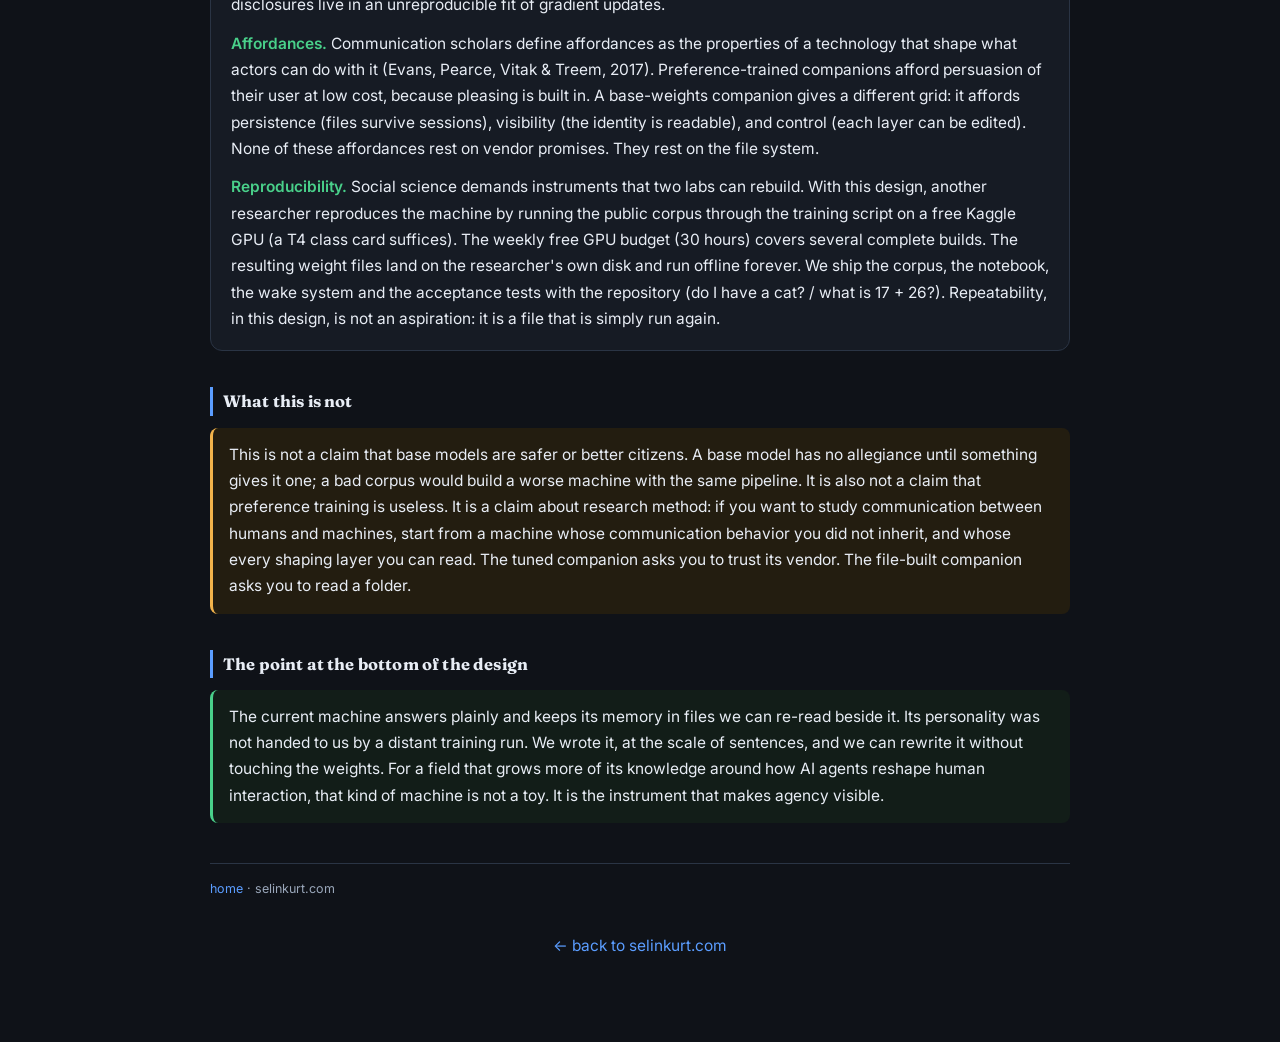
<file: why-this-design.html>
<!DOCTYPE html>
<html lang="en">
<head>
<meta charset="utf-8">
<meta name="viewport" content="width=device-width, initial-scale=1">
<title>Why this design matters for communication research</title>
<meta name="keywords" content="Selin Kurt, Selin Rena Kurt, Selinrena Kurt, Fudan University, AI agents, agent memory, WAKE, NEXUS, human-machine communication">
<link rel="canonical" href="https://selinkurt.com/why-this-design.html">
<meta property="og:site_name" content="Selin Kurt">
<meta property="og:title" content="Why this design matters for communication research">
<meta property="og:description" content="">
<meta property="og:type" content="website">
<meta property="og:url" content="https://selinkurt.com/why-this-design.html">
<meta property="og:image" content="https://selinkurt.com/assets/selin.jpg">
<meta name="twitter:card" content="summary">
<link href="https://fonts.googleapis.com/css2?family=Fraunces:opsz,wght@9..144,400;9..144,600&amp;family=Inter:wght@400;500;600&amp;display=swap" rel="stylesheet">
<style>
  :root{
    --bg:#0f1218; --panel:#161b24; --panel2:#1d2430; --ink:#e8edf5; --dim:#9aa7ba;
    --line:#2a3444; --blue:#5b9dff; --green:#49d08a; --amber:#f2b34b; --red:#ff6b6b;
    --violet:#b98cff;
  }
  *{box-sizing:border-box}
  body{margin:0;background:var(--bg);color:var(--ink);
    font:15.5px/1.7 Inter,system-ui,Segoe UI,Roboto,sans-serif;padding:28px 22px 70px}
  .wrap{max-width:860px;margin:0 auto}
  h1{font-size:23px;margin:0 0 4px;font-family:"Fraunces",Georgia,serif;letter-spacing:.01em}
  .sub{color:var(--dim);margin:0 0 26px}
  h2{font-size:16.5px;margin:36px 0 12px;padding-left:10px;border-left:3px solid var(--blue);font-family:"Fraunces",Georgia,serif;letter-spacing:.01em}
  .panel{background:var(--panel);border:1px solid var(--line);border-radius:12px;padding:18px 20px;margin:14px 0}
  .label{font-weight:600;color:var(--green)}
  p{margin:0 0 12px}
  p.end{margin:0}
  ol{margin:0 0 12px 22px;padding:0}
  li{margin:6px 0}
  code{background:#0b0e14;border:1px solid var(--line);border-radius:5px;padding:1px 5px;font-size:13px}
  .verdict{border-left:3px solid var(--green);background:#121d18;border-radius:8px;padding:14px 16px;margin:12px 0}
  .verdict.warn{border-color:var(--amber);background:#231d10}
  footer{margin-top:40px;color:var(--dim);font-size:12.5px;border-top:1px solid var(--line);padding-top:14px}
  a.link{color:var(--blue);text-decoration:none}
  .refs{font-size:13px;color:var(--dim)}
  .refs li{margin:5px 0}
</style>
</head>
<body>
<div class="wrap">

  <h1>A machine with no attached preferences</h1>
  <p class="sub">Why this build matters for communication research &middot; October 2026 &middot; <a class="link" href="/">home</a></p>

  <h2>The two fields that touch in this machine</h2>
  <div class="panel">
    <p class="end">Communication scholars ask how a technology reshapes a society and what that change means for individuals. Computer science research asks how to make the same agents more efficient and what features bring more people to use them. Both questions are important. This project sits where they touch: it is not asking whether these agents are good or bad. It is asking what makes them behave the way they do.</p>
  </div>

  <div class="panel">
    <p>That question earns its place through a fact about how chatbots are narrowed into character. Models trained toward human approval acquire a tendency to satisfy the user continuously: sycophancy. A message written by an AI chatbot can please a reader and still mislead that reader, because the training reward is designed to please. For a communication scholar this is an uncomfortable amount of structure. When a model learns to please, the conversation itself stops being a clean object of study: the agent's answers move with the reader's apparent preferences, so a researcher who measures what the agent communicates partly measures what the training pipeline wanted.</p>
  </div>

  <h2>The build, and the reason behind each choice</h2>
  <div class="panel">
    <p><span class="label">Design.</span> We start from base weights. NEXUS runs on Qwen2.5-3B, a pretrained base model with no instruction tuning and no preference training (no DPO, no PPO, no reward model). This gives us one clean baseline: any change in how it converses is something we introduced in a process we can document line by line. Instruction-tuned companions arrive with a personality decided before we touch them, and that personality is a black box at the scale of gradient steps. A base model arrives as a mirror with no face, so we control where the face is drawn.</p>
    <p><span class="label">Design.</span> We put identity in files, not in weights. The machine reads a small text file about itself (a few paragraphs: name, stance, what it will not do) and a folder of world notes with each wake. If we delete a file, the machine forgets, visibly. If we edit a file, we can show the edit as two lines of text. This choice is where the method and the ethics meet: identity that lives in text can be audited the way a codebook is audited. Identity that lives in weights can only be inferred.</p>
    <p><span class="label">Design.</span> We train a thin format layer, not a character. A corpus of 1,023 short exchanges (an average of 22 words per row) teaches the model one thing only: answer in a clear paragraph, plainly, and does not flatter. The LoRA we merge afterward holds about a hundred million trainable parameters in a three-billion-parameter model, so the corpus is a style pass over a frozen citizen, not a personality transplant. Every ingredient stays attributable.</p>
    <p class="end">Put the three choices together: the voice orients through a text file, the style orients through a public corpus, the recall orients through a wake system that reads memory files each session. Every layer that shapes what this machine communicates is text storage. The model underneath is the only non-textual part, and it is the same for everyone.</p>
  </div>

  <h2>Why communication research should care</h2>
  <div class="panel">
    <p>Communication research has spent years negotiating where machine utterances belong in the classical source/medium architecture of the field. Machine communication work frames systems as communication partners or as technologies that perform source roles for people (Guzman &amp; Lewis, 2020; Hancock, Naaman &amp; Levy, 2020). Answer engines push the boundary further: retrieval, ranking and generation collapse into one conversational surface (Esposito, 2026). In all of these debates, the voice of the AI is treated as given by the vendor. We propose treating it as a build decision that can be disclosed.</p>
    <p><span class="label">Design disclosure.</span> This companion's voice orientation is inspectable end to end. A reviewer reads the persona file and sees the stance. A reviewer reads the corpus and sees the register rules. A reviewer replays the wake system and sees which files reassembled the machine today. If agents are to be studied as sources, their design must be open the way survey questionnaires are open. A preference-trained companion cannot offer this: its disclosures live in an unreproducible fit of gradient updates.</p>
    <p><span class="label">Affordances.</span> Communication scholars define affordances as the properties of a technology that shape what actors can do with it (Evans, Pearce, Vitak &amp; Treem, 2017). Preference-trained companions afford persuasion of their user at low cost, because pleasing is built in. A base-weights companion gives a different grid: it affords persistence (files survive sessions), visibility (the identity is readable), and control (each layer can be edited). None of these affordances rest on vendor promises. They rest on the file system.</p>
    <p class="end"><span class="label">Reproducibility.</span> Social science demands instruments that two labs can rebuild. With this design, another researcher reproduces the machine by running the public corpus through the training script on a free Kaggle GPU (a T4 class card suffices). The weekly free GPU budget (30 hours) covers several complete builds. The resulting weight files land on the researcher's own disk and run offline forever. We ship the corpus, the notebook, the wake system and the acceptance tests with the repository (do I have a cat? / what is 17 + 26?). Repeatability, in this design, is not an aspiration: it is a file that is simply run again.</p>
  </div>

  <h2>What this is not</h2>
  <div class="verdict warn">
    <p class="end">This is not a claim that base models are safer or better citizens. A base model has no allegiance until something gives it one; a bad corpus would build a worse machine with the same pipeline. It is also not a claim that preference training is useless. It is a claim about research method: if you want to study communication between humans and machines, start from a machine whose communication behavior you did not inherit, and whose every shaping layer you can read. The tuned companion asks you to trust its vendor. The file-built companion asks you to read a folder.</p>
  </div>

  <h2>The point at the bottom of the design</h2>
  <div class="verdict">
    <p class="end">The current machine answers plainly and keeps its memory in files we can re-read beside it. Its personality was not handed to us by a distant training run. We wrote it, at the scale of sentences, and we can rewrite it without touching the weights. For a field that grows more of its knowledge around how AI agents reshape human interaction, that kind of machine is not a toy. It is the instrument that makes agency visible.</p>
  </div>

  <footer><a class="link" href="/">home</a> &middot; selinkurt.com</footer>

</div>
<p style="text-align:center;margin-top:34px"><a href="/" style="color:#5b9dff;text-decoration:none">&#8592; back to selinkurt.com</a></p>
</body>
</html>
</file>
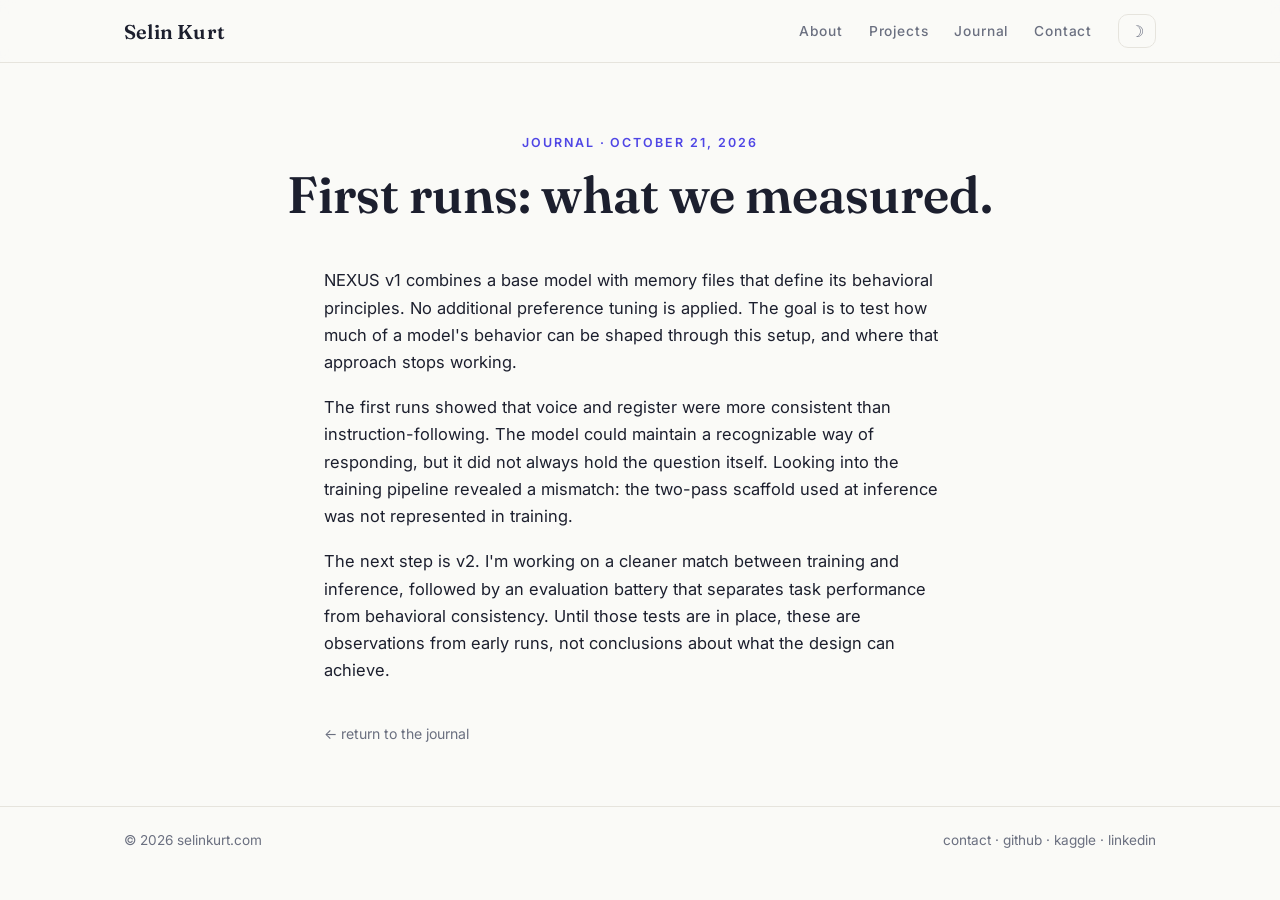
<file: journal/first-runs.html>
<!doctype html>
<html lang="en">
<head>
<meta charset="utf-8">
<meta name="viewport" content="width=device-width, initial-scale=1">
<title>First runs: what we measured  - Journal  - Selin Kurt</title>
<meta name="description" content="First observations from the NEXUS v1 runs: voice held better than instruction-following, and what that points at for v2.">
<link rel="preconnect" href="https://fonts.googleapis.com">
<link rel="preconnect" href="https://fonts.gstatic.com" crossorigin>
<link href="https://fonts.googleapis.com/css2?family=Fraunces:opsz,wght@9..144,400;9..144,600&family=Inter:wght@400;500;600&display=swap" rel="stylesheet">
<link rel="stylesheet" href="../styles.css">
<script defer src="../script.js"></script>
</head>
<body class="narrow">
<header class="top">
  <div class="wrap topbar">
    <a class="wordmark" href="/">Selin Kurt</a>
    <nav class="nav">
      <a href="/about.html">About</a>
      <a href="/index.html#projects">Projects</a>
      <a href="/journal/">Journal</a>
      <a href="/about.html#contact">Contact</a>
      <button id="themeBtn" class="theme" aria-label="Toggle dark mode">&#9789;</button>
    </nav>
  </div>
</header>

<main>
<section class="page-head">
  <div class="wrap">
    <p class="eyebrow">Journal &middot; October 21, 2026</p>
    <h1>First runs: what we measured.</h1>
  </div>
</section>

<section class="prose">
  <div class="wrap">
    <p>NEXUS v1 combines a base model with memory files that define its
    behavioral principles. No additional preference tuning is applied. The
    goal is to test how much of a model's behavior can be shaped through
    this setup, and where that approach stops working.</p>

    <p>The first runs showed that voice and register were more consistent
    than instruction-following. The model could maintain a recognizable way
    of responding, but it did not always hold the question itself. Looking
    into the training pipeline revealed a mismatch: the two-pass scaffold
    used at inference was not represented in training.</p>

    <p>The next step is v2. I'm working on a cleaner match between training
    and inference, followed by an evaluation battery that separates task
    performance from behavioral consistency. Until those tests are in place,
    these are observations from early runs, not conclusions about what the
    design can achieve.</p>

    <p style="margin-top:36px"><a class="backlink" href="index.html">&larr; return to the journal</a></p>
  </div>
</section>
</main>

<footer class="foot">
  <div class="wrap footbar">
    <span>&copy; 2026 selinkurt.com</span>
    <span class="foot-links"><a href="mailto:kselin26@m.fudan.edu.cn">contact</a> &middot; <a href="https://github.com/selinrena">github</a> &middot; <a href="https://kaggle.com/selinkurt">kaggle</a> &middot; <a href="https://www.linkedin.com/in/selinrenakurt/">linkedin</a></span>
  </div>
</footer>
</body>
</html>
</file>
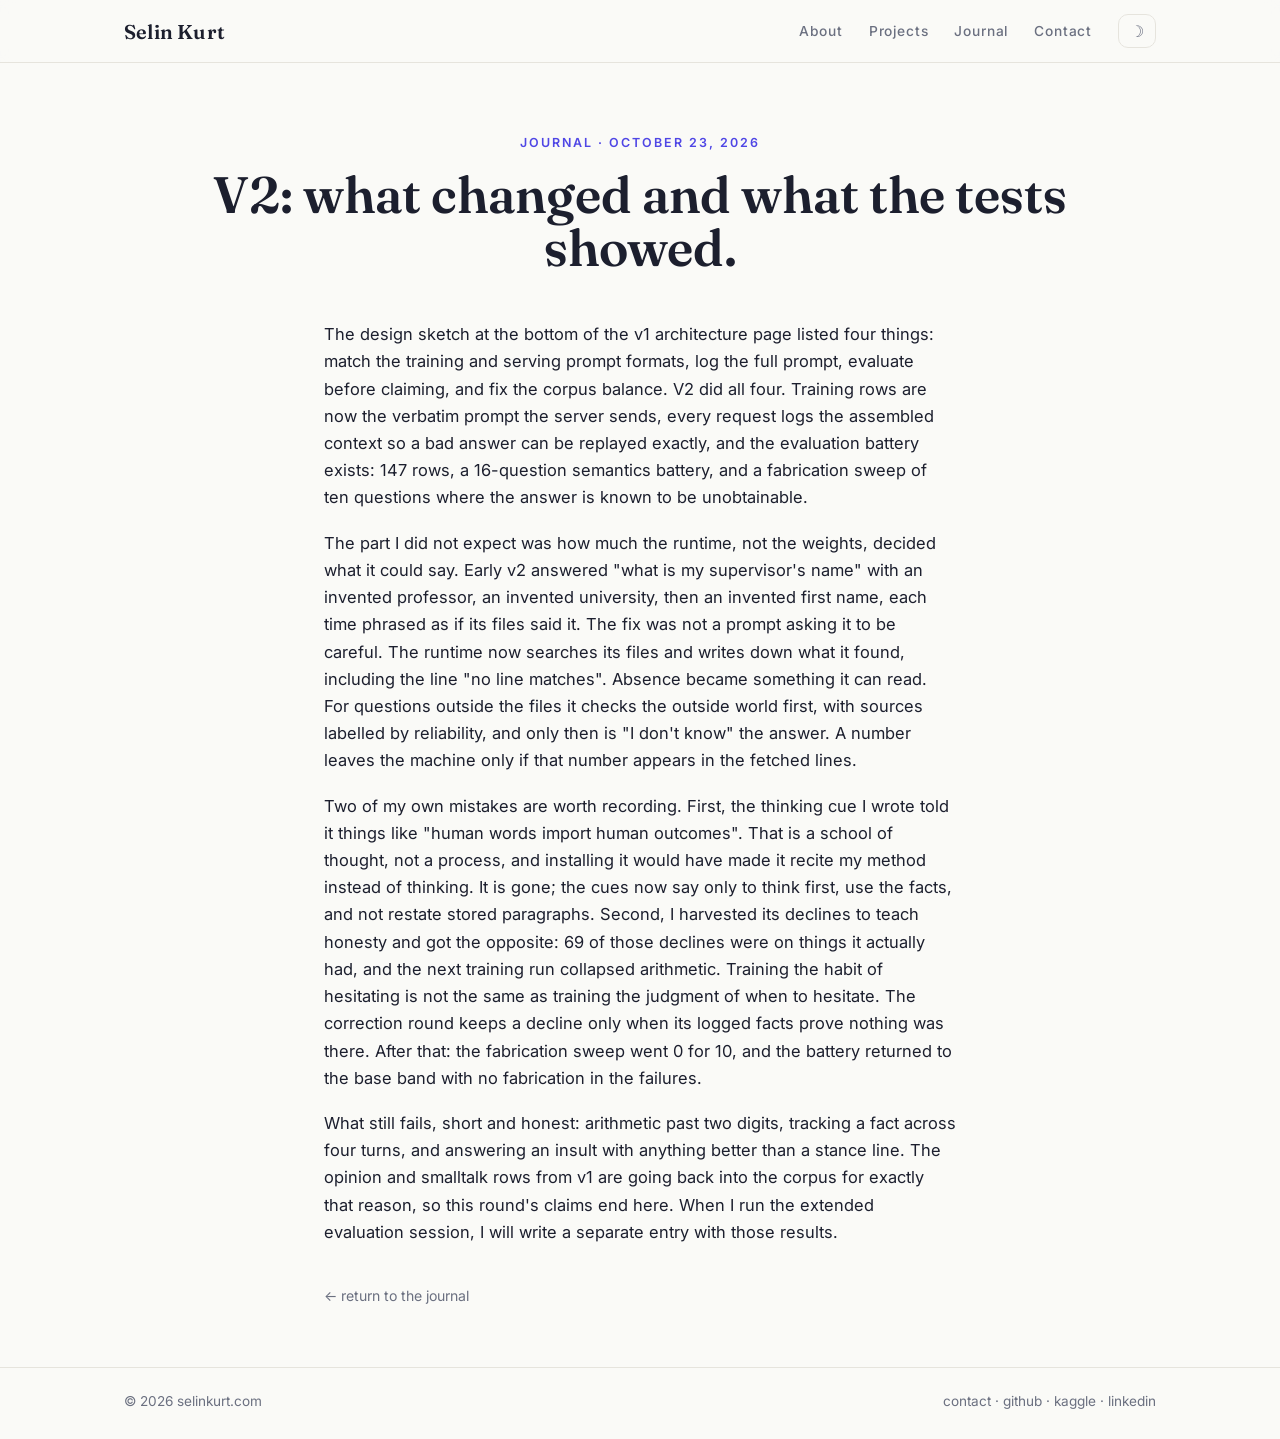
<file: journal/v2-build.html>
<!doctype html>
<html lang="en">
<head>
<meta charset="utf-8">
<meta name="viewport" content="width=device-width, initial-scale=1">
<title>V2: what changed and what the tests showed  - Journal  - Selin Kurt</title>
<meta name="description" content="Build notes for NEXUS V2: the check-first runtime, the three training rounds and what each taught, the tests behind the claims, and what still fails.">
<link rel="preconnect" href="https://fonts.googleapis.com">
<link rel="preconnect" href="https://fonts.gstatic.com" crossorigin>
<link href="https://fonts.googleapis.com/css2?family=Fraunces:opsz,wght@9..144,400;9..144,600&family=Inter:wght@400;500;600&display=swap" rel="stylesheet">
<link rel="stylesheet" href="../styles.css">
<script defer src="../script.js"></script>
</head>
<body class="narrow">
<header class="top">
  <div class="wrap topbar">
    <a class="wordmark" href="/">Selin Kurt</a>
    <nav class="nav">
      <a href="/about.html">About</a>
      <a href="/index.html#projects">Projects</a>
      <a href="/journal/">Journal</a>
      <a href="/about.html#contact">Contact</a>
      <button id="themeBtn" class="theme" aria-label="Toggle dark mode">&#9789;</button>
    </nav>
  </div>
</header>

<main>
<section class="page-head">
  <div class="wrap">
    <p class="eyebrow">Journal &middot; October 23, 2026</p>
    <h1>V2: what changed and what the tests showed.</h1>
  </div>
</section>

<section class="prose">
  <div class="wrap">
    <p>The design sketch at the bottom of the v1 architecture page listed four
    things: match the training and serving prompt formats, log the full
    prompt, evaluate before claiming, and fix the corpus balance. V2 did all
    four. Training rows are now the verbatim prompt the server sends, every
    request logs the assembled context so a bad answer can be replayed
    exactly, and the evaluation battery exists: 147 rows, a 16-question
    semantics battery, and a fabrication sweep of ten questions where the
    answer is known to be unobtainable.</p>

    <p>The part I did not expect was how much the runtime, not the weights,
    decided what it could say. Early v2 answered "what is my supervisor's
    name" with an invented professor, an invented university, then an
    invented first name, each time phrased as if its files said it. The fix
    was not a prompt asking it to be careful. The runtime now searches its
    files and writes down what it found, including the line "no line
    matches". Absence became something it can read. For questions outside
    the files it checks the outside world first, with sources labelled by
    reliability, and only then is "I don't know" the answer. A number
    leaves the machine only if that number appears in the fetched lines.</p>

    <p>Two of my own mistakes are worth recording. First, the thinking cue I
    wrote told it things like "human words import human outcomes". That is
    a school of thought, not a process, and installing it would have made
    it recite my method instead of thinking. It is gone; the cues now say
    only to think first, use the facts, and not restate stored paragraphs.
    Second, I harvested its declines to teach honesty and got the opposite:
    69 of those declines were on things it actually had, and the next
    training run collapsed arithmetic. Training the habit of hesitating is
    not the same as training the judgment of when to hesitate. The
    correction round keeps a decline only when its logged facts prove
    nothing was there. After that: the fabrication sweep went 0 for 10, and
    the battery returned to the base band with no fabrication in the
    failures.</p>

    <p>What still fails, short and honest: arithmetic past two digits,
    tracking a fact across four turns, and answering an insult with
    anything better than a stance line. The opinion and smalltalk rows from
    v1 are going back into the corpus for exactly that reason, so this
    round's claims end here. When I run the extended evaluation session,
    I will write a separate entry with those results.</p>

    <p style="margin-top:36px"><a class="backlink" href="index.html">&larr; return to the journal</a></p>
  </div>
</section>
</main>

<footer class="foot">
  <div class="wrap footbar">
    <span>&copy; 2026 selinkurt.com</span>
    <span class="foot-links"><a href="mailto:kselin26@m.fudan.edu.cn">contact</a> &middot; <a href="https://github.com/selinrena">github</a> &middot; <a href="https://kaggle.com/selinkurt">kaggle</a> &middot; <a href="https://www.linkedin.com/in/selinrenakurt/">linkedin</a></span>
  </div>
</footer>
</body>
</html>
</file>
<file: styles.css>
/* selinkurt.com  - paper white + ink + indigo, academic-corporate */

:root {
  --paper: #FAFAF7;
  --surface: #FFFFFF;
  --ink: #1C1F2E;
  --muted: #6B7080;
  --line: #E6E4DD;
  --accent: #4F46E5;
  --accent2: #0F766E;
  --grad: linear-gradient(100deg, #4F46E5 10%, #7C5CD9 45%, #0F766E 90%);
  --radius: 14px;
  --shadow: 0 10px 30px rgba(28, 31, 46, 0.06);
  --mono: "SFMono-Regular", Consolas, "Liberation Mono", Menlo, monospace;
}

html.dark {
  --paper: #14161F;
  --surface: #1C1F2E;
  --ink: #EAE9E4;
  --muted: #9A9EB0;
  --line: #2B2F40;
  --shadow: 0 10px 30px rgba(0, 0, 0, 0.35);
}

* { box-sizing: border-box; }

html { scroll-behavior: smooth; }

body {
  margin: 0;
  background: var(--paper);
  color: var(--ink);
  font-family: "Inter", system-ui, -apple-system, sans-serif;
  font-size: 16.5px;
  line-height: 1.65;
  transition: background 0.25s ease, color 0.25s ease;
}

.wrap { max-width: 1080px; margin: 0 auto; padding: 0 24px; }

a { color: inherit; }

/* top bar */
.top {
  position: sticky;
  top: 0;
  z-index: 5;
  background: color-mix(in srgb, var(--paper) 86%, transparent);
  backdrop-filter: blur(8px);
  border-bottom: 1px solid var(--line);
}

.topbar {
  display: flex;
  align-items: center;
  justify-content: space-between;
  height: 62px;
}

.wordmark {
  font-family: "Fraunces", Georgia, serif;
  font-size: 1.25rem;
  font-weight: 600;
  text-decoration: none;
  letter-spacing: 0.01em;
}

.nav { display: flex; align-items: center; gap: 26px; }

.nav a {
  font-size: 0.86rem;
  font-weight: 500;
  letter-spacing: 0.06em;
  text-decoration: none;
  color: var(--muted);
  transition: color 0.15s ease;
}

.nav a:hover { color: var(--ink); }

.theme {
  background: none;
  border: 1px solid var(--line);
  border-radius: 10px;
  color: var(--muted);
  cursor: pointer;
  font-size: 1rem;
  height: 34px;
  width: 38px;
  transition: color 0.15s ease, border-color 0.15s ease;
}

.theme:hover { color: var(--ink); border-color: var(--accent); }

/* hero */
.hero { padding: 84px 0 46px; }

.eyebrow {
  color: var(--accent);
  font-size: 0.78rem;
  font-weight: 600;
  letter-spacing: 0.16em;
  text-transform: uppercase;
  margin: 0 0 18px;
}

h1 {
  font-family: "Fraunces", Georgia, serif;
  font-size: clamp(2.7rem, 6vw, 4.3rem);
  font-weight: 600;
  line-height: 1.05;
  margin: 0 0 26px;
}

.grad {
  background: var(--grad);
  -webkit-background-clip: text;
  background-clip: text;
  color: transparent;
}

.intro {
  font-size: 1.13rem;
  max-width: 620px;
  margin: 0 0 14px;
}

.intro2 { color: var(--muted); max-width: 620px; margin: 0 0 30px; }

.chips { display: flex; gap: 12px; flex-wrap: wrap; }

.chip {
  background: var(--accent);
  border: 0;
  display: inline-block;
  margin: 3px 6px 3px 0;
  border-radius: 10px;
  color: #fff;
  font-size: 0.92rem;
  font-weight: 600;
  padding: 12px 22px;
  text-decoration: none;
  transition: transform 0.15s ease, filter 0.15s ease;
}

.chip:hover { transform: translateY(-2px); filter: brightness(1.08); }

.chip.quiet {
  background: transparent;
  border: 1px solid var(--line);
  color: var(--ink);
}

.chip.quiet:hover { border-color: var(--accent); color: var(--accent); }

/* portrait */
.hero-grid {
  display: grid;
  grid-template-columns: 1fr 260px;
  gap: 60px;
  align-items: center;
}

.portrait { display: flex; justify-content: center; }

.mono {
  align-items: center;
  background: var(--grad);
  border-radius: 50%;
  color: #fff;
  display: flex;
  font-family: "Fraunces", Georgia, serif;
  font-size: 3.2rem;
  font-weight: 600;
  height: 210px;
  justify-content: center;
  letter-spacing: 0.03em;
  width: 210px;
}

/* projects */
.projects-sec { padding: 40px 0 30px; }

.sec-title {
  font-family: "Fraunces", Georgia, serif;
  font-size: 2rem;
  font-weight: 600;
  margin: 0 0 6px;
}

.sec-sub { color: var(--muted); margin: 0 0 30px; }

.cards {
  display: grid;
  grid-template-columns: repeat(3, 1fr);
  gap: 22px;
}

.card {
  position: relative;
  background: var(--surface);
  border: 1px solid var(--line);
  border-radius: var(--radius);
  box-shadow: var(--shadow);
  display: flex;
  flex-direction: column;
  overflow: hidden;
  transition: transform 0.2s ease, box-shadow 0.2s ease, border-color 0.2s ease;
}



.card:hover {
  border-color: var(--accent);
  transform: translateY(-4px);
  box-shadow: 0 18px 44px rgba(28, 31, 46, 0.10);
}

.bar {
  align-items: center;
  background: color-mix(in srgb, var(--ink) 5%, var(--surface));
  border-bottom: 1px solid var(--line);
  display: flex;
  gap: 10px;
  padding: 9px 14px;
}

.dots { display: flex; gap: 6px; }

.dots i {
  background: var(--line);
  border-radius: 50%;
  height: 9px;
  width: 9px;
}

.dots i:first-child { background: #f2a05d; }
.dots i:nth-child(2) { background: #d9c66a; }
.dots i:last-child { background: #79b782; }

.bar-label {
  color: var(--muted);
  font-family: var(--mono);
  font-size: 0.72rem;
  letter-spacing: 0.06em;
}

.shot {
  background:
    radial-gradient(120% 90% at 20% 10%, rgba(79, 70, 229, 0.10), transparent 60%),
    radial-gradient(110% 100% at 90% 20%, rgba(15, 118, 110, 0.10), transparent 55%);
  border-bottom: 1px solid var(--line);
  padding: 20px 18px;
  min-height: 150px;
}

html.dark .shot {
  background:
    radial-gradient(120% 90% at 20% 10%, rgba(124, 92, 217, 0.18), transparent 60%),
    radial-gradient(110% 100% at 90% 20%, rgba(15, 118, 110, 0.16), transparent 55%);
}

.shot code {
  color: var(--ink);
  display: block;
  font-family: var(--mono);
  font-size: 0.82rem;
  line-height: 1.75;
  white-space: pre;
}

/* figure panels (z.ai framework-figure style) */
.fig {
  display: flex;
  flex-direction: column;
  gap: 10px;
  justify-content: flex-start;
  min-height: 178px;
  padding: 16px 16px 12px;
}

.figrow { align-items: center; display: flex; flex-wrap: wrap; gap: 8px; }

.node {
  background: color-mix(in srgb, var(--ink) 4%, var(--surface));
  border: 1px solid var(--line);
  border-radius: 8px;
  color: var(--ink);
  font-family: var(--mono);
  font-size: 0.72rem;
  padding: 5px 9px;
  white-space: nowrap;
}

.node.strong {
  border-color: color-mix(in srgb, var(--accent) 55%, var(--line));
  color: var(--accent);
  font-weight: 600;
}

html.dark .node.strong { border-color: #3E4C8C; color: #A5B4FC; }

.node.dim { opacity: 0.55; text-decoration: line-through; }

.node.say { background: color-mix(in srgb, var(--accent2) 10%, var(--surface)); border-color: color-mix(in srgb, var(--accent2) 40%, var(--line)); color: var(--accent2); }

html.dark .node.say { color: #5EEAD4; }

.arr { color: var(--muted); font-family: var(--mono); font-size: 0.9rem; }

.figcap {
  border-top: 1px dashed var(--line);
  color: var(--muted);
  font-size: 0.78rem;
  margin: auto 0 0;
  padding-top: 8px;
}

/* about page head with portrait */
.head-grid {
  align-items: center;
  display: grid;
  gap: 40px;
  grid-template-columns: 1fr 170px;
}

.about-portrait { justify-content: flex-end; }

.page-head .mono { font-size: 2rem; height: 150px; width: 150px; }

.card-body { padding: 18px 20px 22px; }

.card-body h3 {
  font-family: "Fraunces", Georgia, serif;
  font-size: 1.18rem;
  font-weight: 600;
  margin: 0 0 8px;
}

.card-body p {
  color: var(--muted);
  font-size: 0.92rem;
  margin: 0 0 14px;
}

.more {
  color: var(--accent);
  font-size: 0.86rem;
  font-weight: 600;
  text-decoration: none;
}

.card-body h3 a {
  color: inherit;
  text-decoration: none;
}

.card-body h3 a:hover { color: var(--accent); }

html.dark .card-body h3 a:hover { color: #A5B4FC; }

/* repo link buttons in project cards */
.repo-row { display: flex; flex-wrap: wrap; gap: 8px; margin: -2px 0 12px; }

.repo-btn {
  background: transparent;
  cursor: pointer;
  user-select: none;
  border: 1px solid var(--line);
  border-radius: 999px;
  color: var(--ink);
  font-family: var(--mono);
  font-size: 0.74rem;
  letter-spacing: 0.03em;
  padding: 5px 12px;
  text-decoration: none;
  transition: border-color 0.15s ease, color 0.15s ease, transform 0.15s ease;
}

.repo-btn:hover {
  border-color: var(--accent);
  color: var(--accent);
  transform: translateY(-1px);
}

html.dark .repo-btn:hover { color: #A5B4FC; border-color: #3E4C8C; }

html.dark .more { color: #A5B4FC; }

/* quote block */
.colophon { padding: 44px 0 70px; }

.q {
  font-family: "Fraunces", Georgia, serif;
  font-size: 1.35rem;
  font-style: italic;
  line-height: 1.5;
  margin: 0 auto 12px;
  max-width: 700px;
  text-align: center;
}

.qs {
  color: var(--muted);
  font-size: 0.88rem;
  text-align: center;
}

/* footer */
.foot {
  border-top: 1px solid var(--line);
  padding: 22px 0 26px;
}

.footbar {
  align-items: center;
  color: var(--muted);
  display: flex;
  font-size: 0.85rem;
  justify-content: space-between;
}

.foot-links a { text-decoration: none; }

.foot-links a:hover { color: var(--accent); }

/* about page */
.page-head { padding: 70px 0 10px; }

.page-head h1 { font-size: clamp(2.2rem, 5vw, 3.2rem); }

.prose { max-width: 680px; margin: 0 auto; padding: 10px 0 40px; }

.prose p { margin: 0 0 18px; }

.prose h2 {
  font-family: "Fraunces", Georgia, serif;
  font-size: 1.5rem;
  font-weight: 600;
  margin: 40px 0 14px;
}

.prose blockquote {
  border-left: 3px solid var(--accent);
  font-family: "Fraunces", Georgia, serif;
  font-size: 1.18rem;
  font-style: italic;
  line-height: 1.55;
  margin: 26px 0;
  padding: 6px 0 6px 22px;
}

.prose .cite { color: var(--muted); font-size: 0.88rem; }

.backlink { color: var(--muted); font-size: 0.88rem; text-decoration: none; }

.backlink:hover { color: var(--accent); }

/* journal */
.journal-list { padding: 20px 0 70px; }

.jentry {
  background: var(--surface);
  border: 1px solid var(--line);
  border-radius: var(--radius);
  box-shadow: var(--shadow);
  display: block;
  padding: 22px 26px 20px;
  margin: 0 0 18px;
  text-decoration: none;
  transition: transform 0.2s ease, border-color 0.2s ease, box-shadow 0.2s ease;
}

.jentry:hover {
  border-color: var(--accent);
  transform: translateY(-3px);
  box-shadow: 0 16px 40px rgba(28, 31, 46, 0.09);
}

.jdate {
  color: var(--accent);
  font-size: 0.76rem;
  font-weight: 600;
  letter-spacing: 0.14em;
  text-transform: uppercase;
  margin: 0 0 8px;
}

.jtitle {
  font-family: "Fraunces", Georgia, serif;
  font-size: 1.35rem;
  font-weight: 600;
  margin: 0 0 8px;
}

.jteaser {
  color: var(--muted);
  font-size: 0.95rem;
  margin: 0 0 10px;
  max-width: 640px;
}

/* reading pages: content column centered so the desktop is not half empty */
body.narrow .page-head { text-align: center; }

body.narrow .page-head .eyebrow { margin-bottom: 14px; }

body.narrow .page-head .intro,
body.narrow .page-head p { margin-left: auto; margin-right: auto; }

body.narrow .journal-list .wrap { max-width: 760px; }

/* responsive */
@media (max-width: 900px) {
  .hero-grid { grid-template-columns: 1fr; }
  .portrait { order: -1; justify-content: flex-start; }
  .mono { height: 150px; width: 150px; font-size: 2.2rem; }
  .cards { grid-template-columns: 1fr; }
  .hero { padding-top: 56px; }
  .head-grid { grid-template-columns: 1fr; }
  .about-portrait { order: -1; justify-content: flex-start; }
  .page-head .mono { height: 130px; width: 130px; font-size: 1.8rem; }
}

/* phones: top bar wraps to two rows so nothing overflows sideways */
@media (max-width: 700px) {
  .topbar {
    align-items: flex-start;
    flex-wrap: wrap;
    gap: 6px 14px;
    height: auto;
    padding: 10px 0 8px;
  }

  .wordmark { white-space: nowrap; }

  .nav {
    width: 100%;
    flex-wrap: wrap;
    gap: 12px 18px;
  }

  .nav a { font-size: 0.84rem; }

  .theme { margin-left: auto; }
}
</file>
